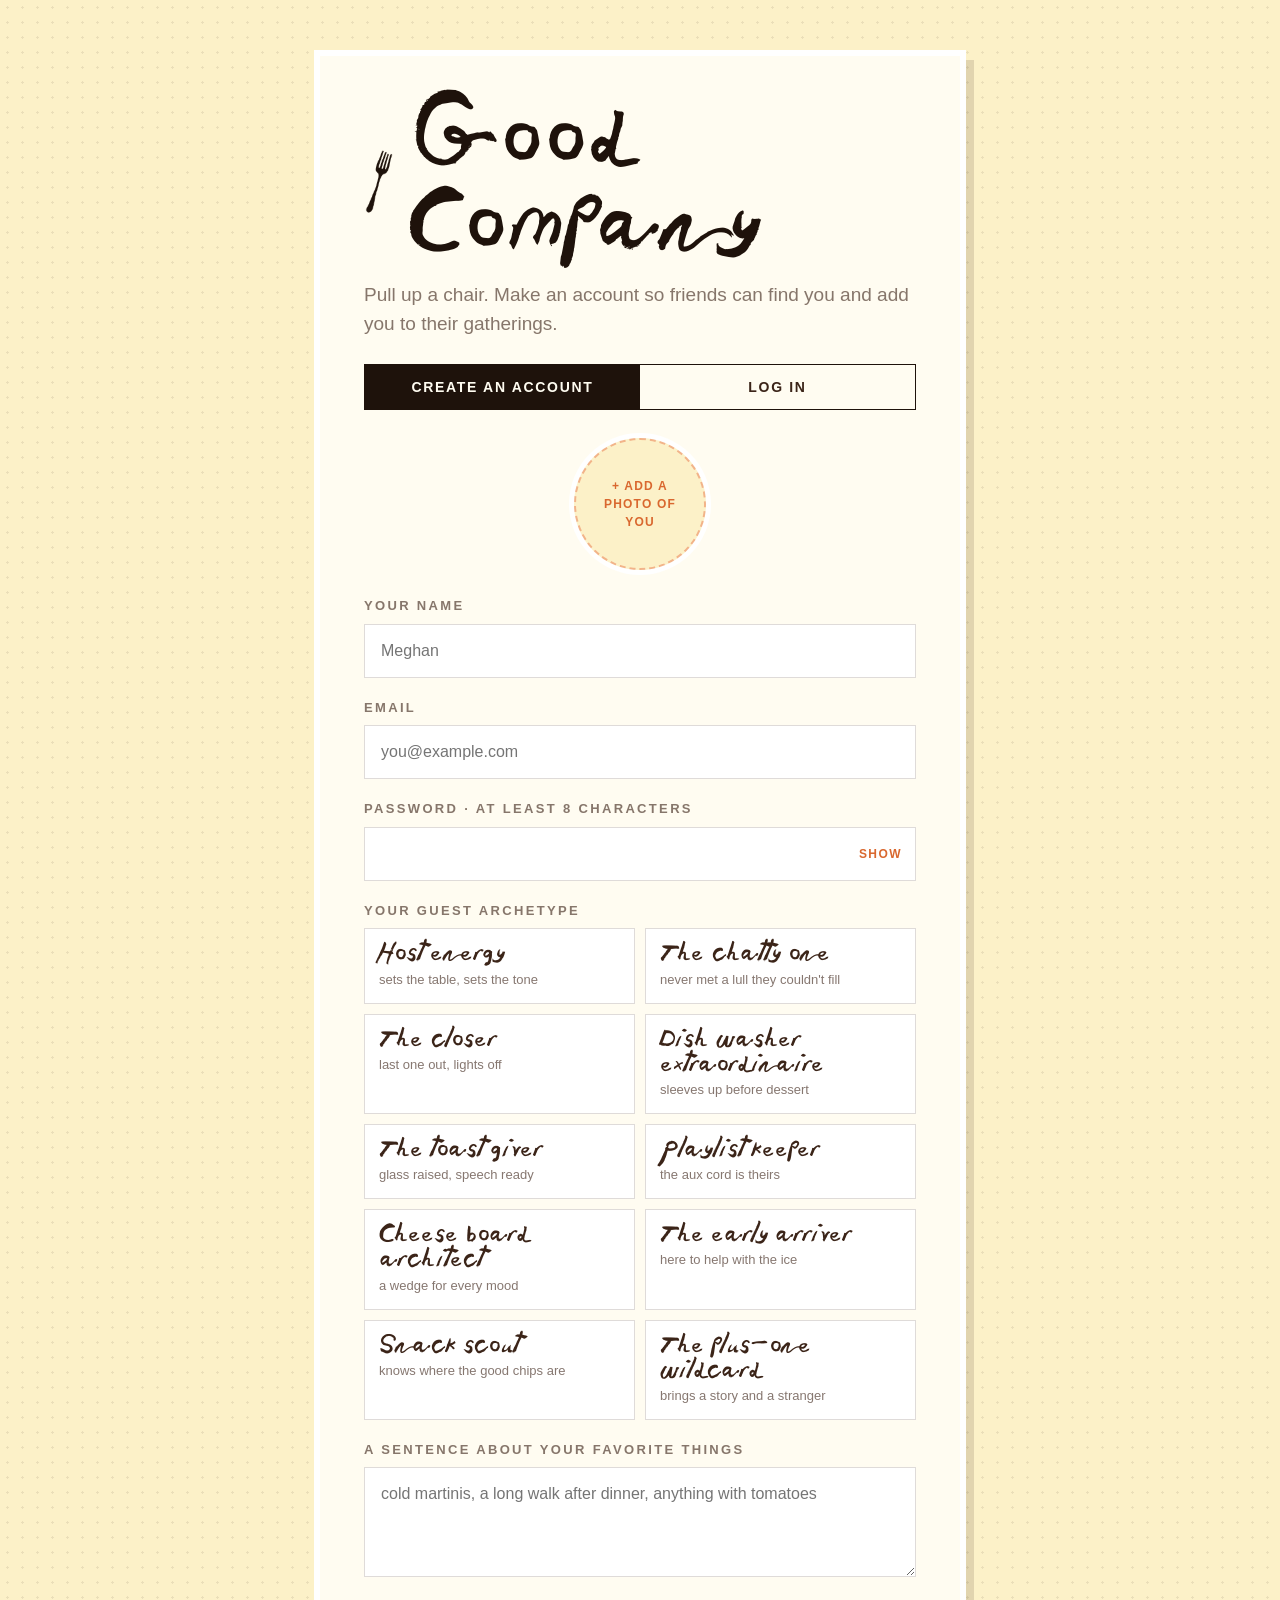
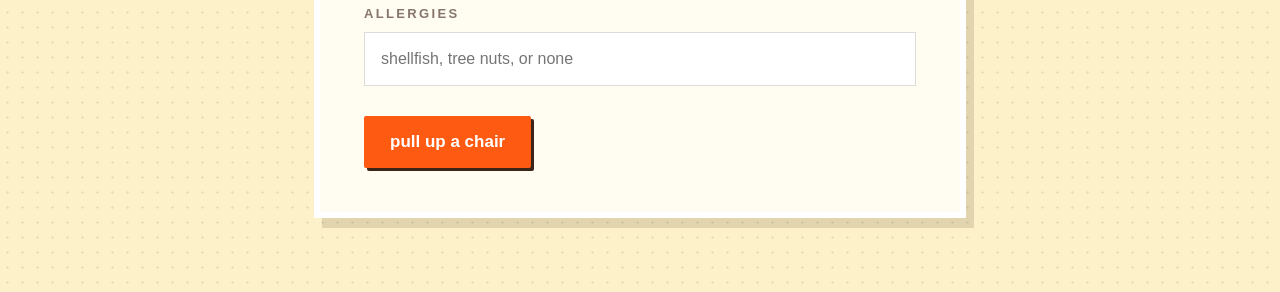
<file: index.html>
<!DOCTYPE html>
<html lang="en">
<head>
<meta charset="utf-8">
<meta name="viewport" content="width=device-width, initial-scale=1, viewport-fit=cover">
<title>Good Company</title>
<meta name="description" content="Good Company. A planning book for long tables, loose itineraries, and the people who make them good.">
<link rel="icon" type="image/png" href="images/fork-icon.png">
<link rel="preload" href="assets/fonts/Paloma.woff2" as="font" type="font/woff2" crossorigin>
<link rel="stylesheet" href="assets/css/style.css">
</head>
<body class="welcome">
<main id="welcome" class="welcome-main"></main>
<script src="assets/js/content.js"></script>
<script src="assets/js/vendor/supabase.js"></script>
<script src="assets/js/cloud.js"></script>
<script src="assets/js/kitchen.js"></script>
<script src="assets/js/core.js"></script>
<script src="assets/js/ui.js"></script>
<script src="assets/js/auth.js"></script>
<script src="assets/js/welcome.js"></script>
</body>
</html>
</file>
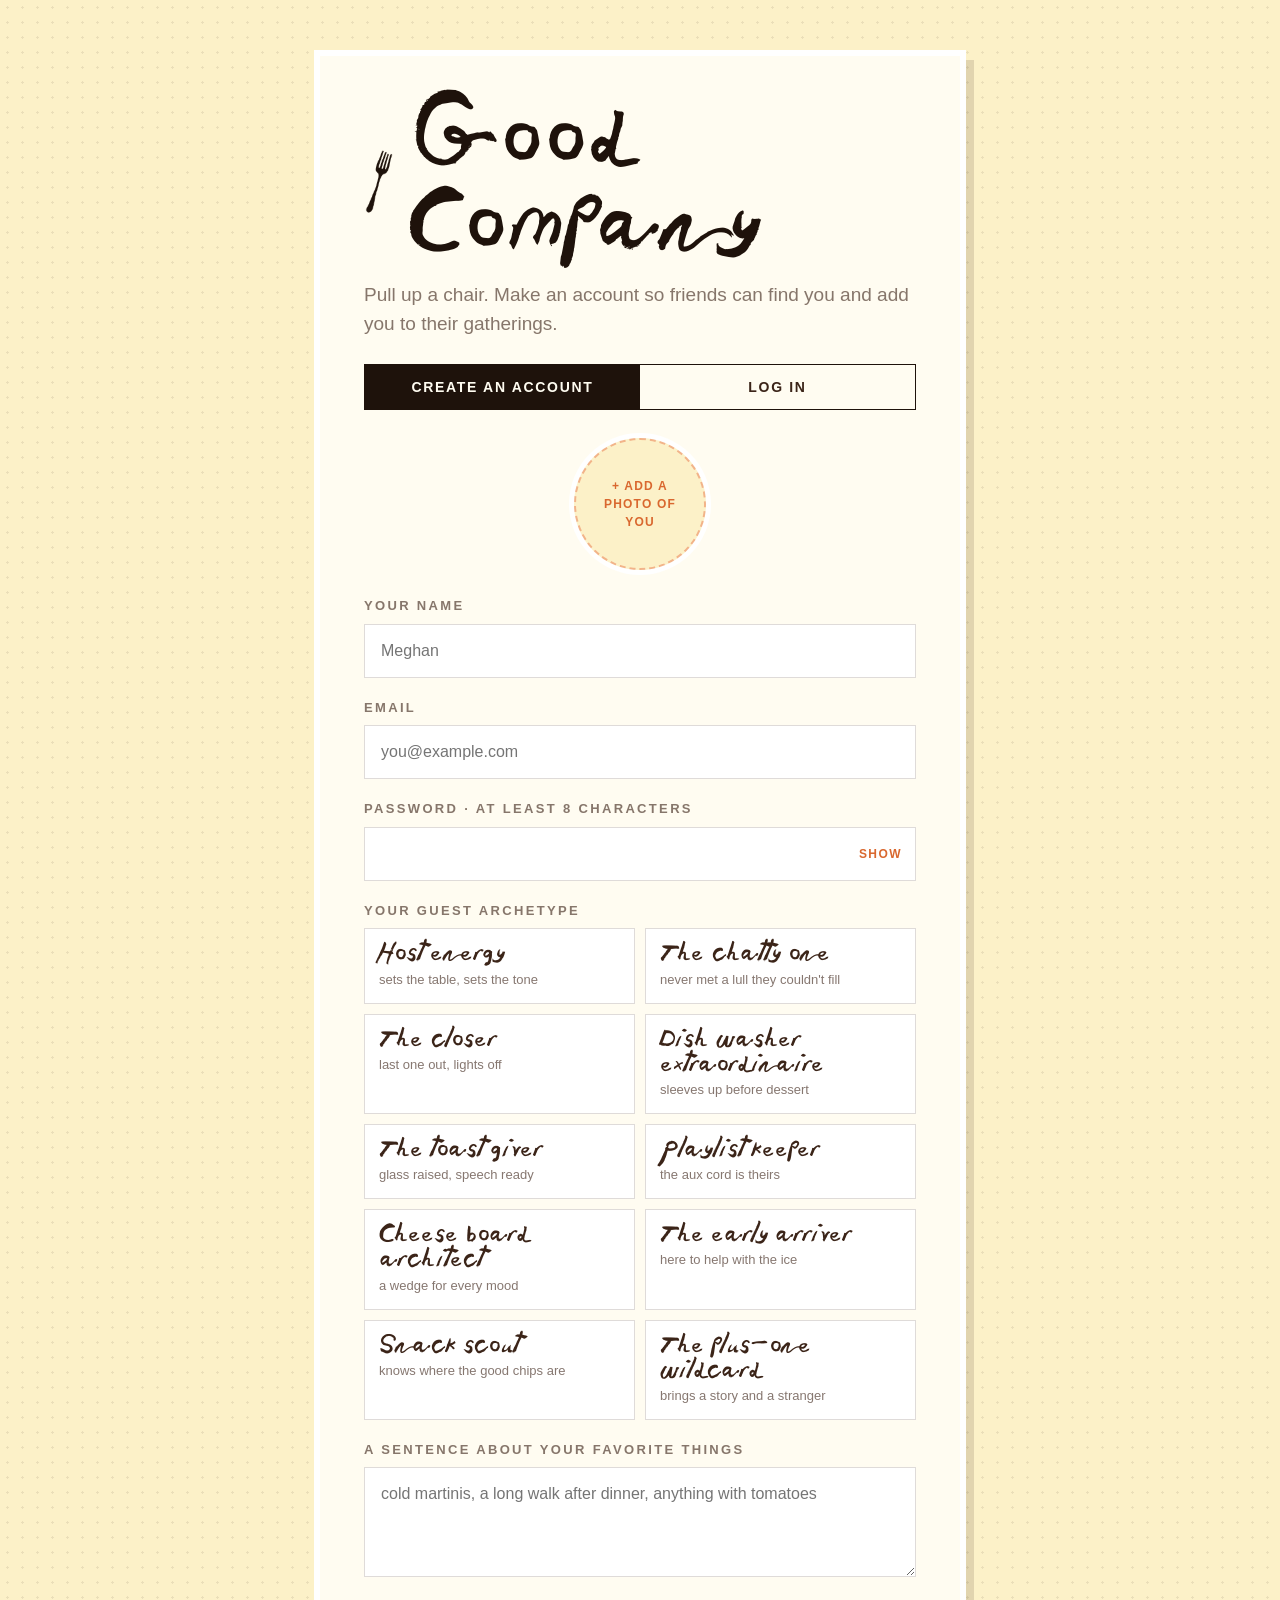
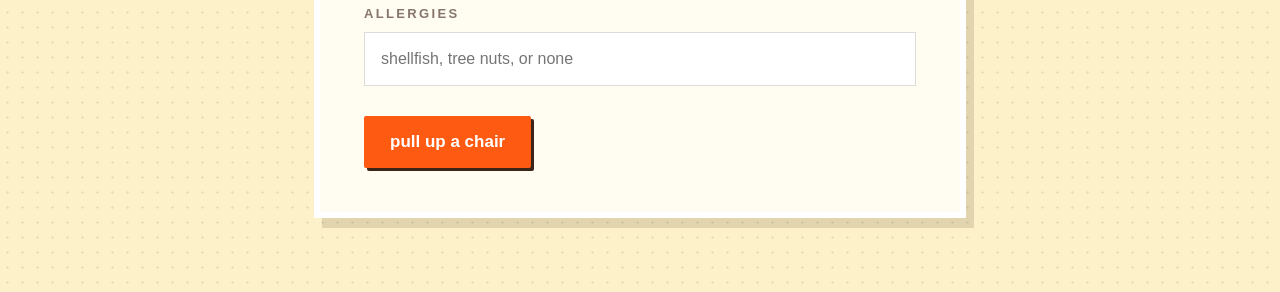
<file: home.html>
<!DOCTYPE html>
<html lang="en">
<head>
<meta charset="utf-8">
<meta name="viewport" content="width=device-width, initial-scale=1, viewport-fit=cover">
<title>Good Company</title>
<meta name="description" content="Good Company. A planning book for long tables, loose itineraries, and the people who make them good.">
<link rel="icon" type="image/png" href="images/fork-icon.png">
<link rel="preload" href="assets/fonts/Paloma.woff2" as="font" type="font/woff2" crossorigin>
<link rel="stylesheet" href="assets/css/style.css">
</head>
<body class="home">
<header class="site-head">
  <div class="wrap">
    <a class="logo" href="home.html">
      <img class="fork" src="images/fork.png" alt="">
      <span class="word">Good Company</span>
    </a>
    <nav class="site-nav">
      <a href="plan.html#gatherings">Gatherings</a>
      <a href="recipes.html">Recipe Box</a>
      <a href="ideas.html">Activity Ideas</a>
      <a href="moodboard.html">Mood Board</a>
    </nav>
    <div class="head-right"></div>
  </div>
</header>
<main class="home-main">
  <div class="wrap">
    <div class="choices">
      <a class="choice" href="inspiration.html"><img class="choice-art" src="images/inspiration.webp" alt="Two magazines: Good Food and Make a Mess"><span class="hed">Inspiration</span></a>
      <a class="choice" href="plan.html"><img class="choice-art" src="images/plan-a-gathering.webp" alt="A red planner open to a dinner party plan"><span class="hed">Plan a gathering</span></a>
    </div>
  </div>
</main>
<script src="assets/js/content.js"></script>
<script src="assets/js/vendor/supabase.js"></script>
<script src="assets/js/cloud.js"></script>
<script src="assets/js/kitchen.js"></script>
<script src="assets/js/core.js"></script>
<script src="assets/js/ui.js"></script>
<script src="assets/js/auth.js"></script>
<script src="assets/js/home.js"></script>
</body>
</html>
</file>
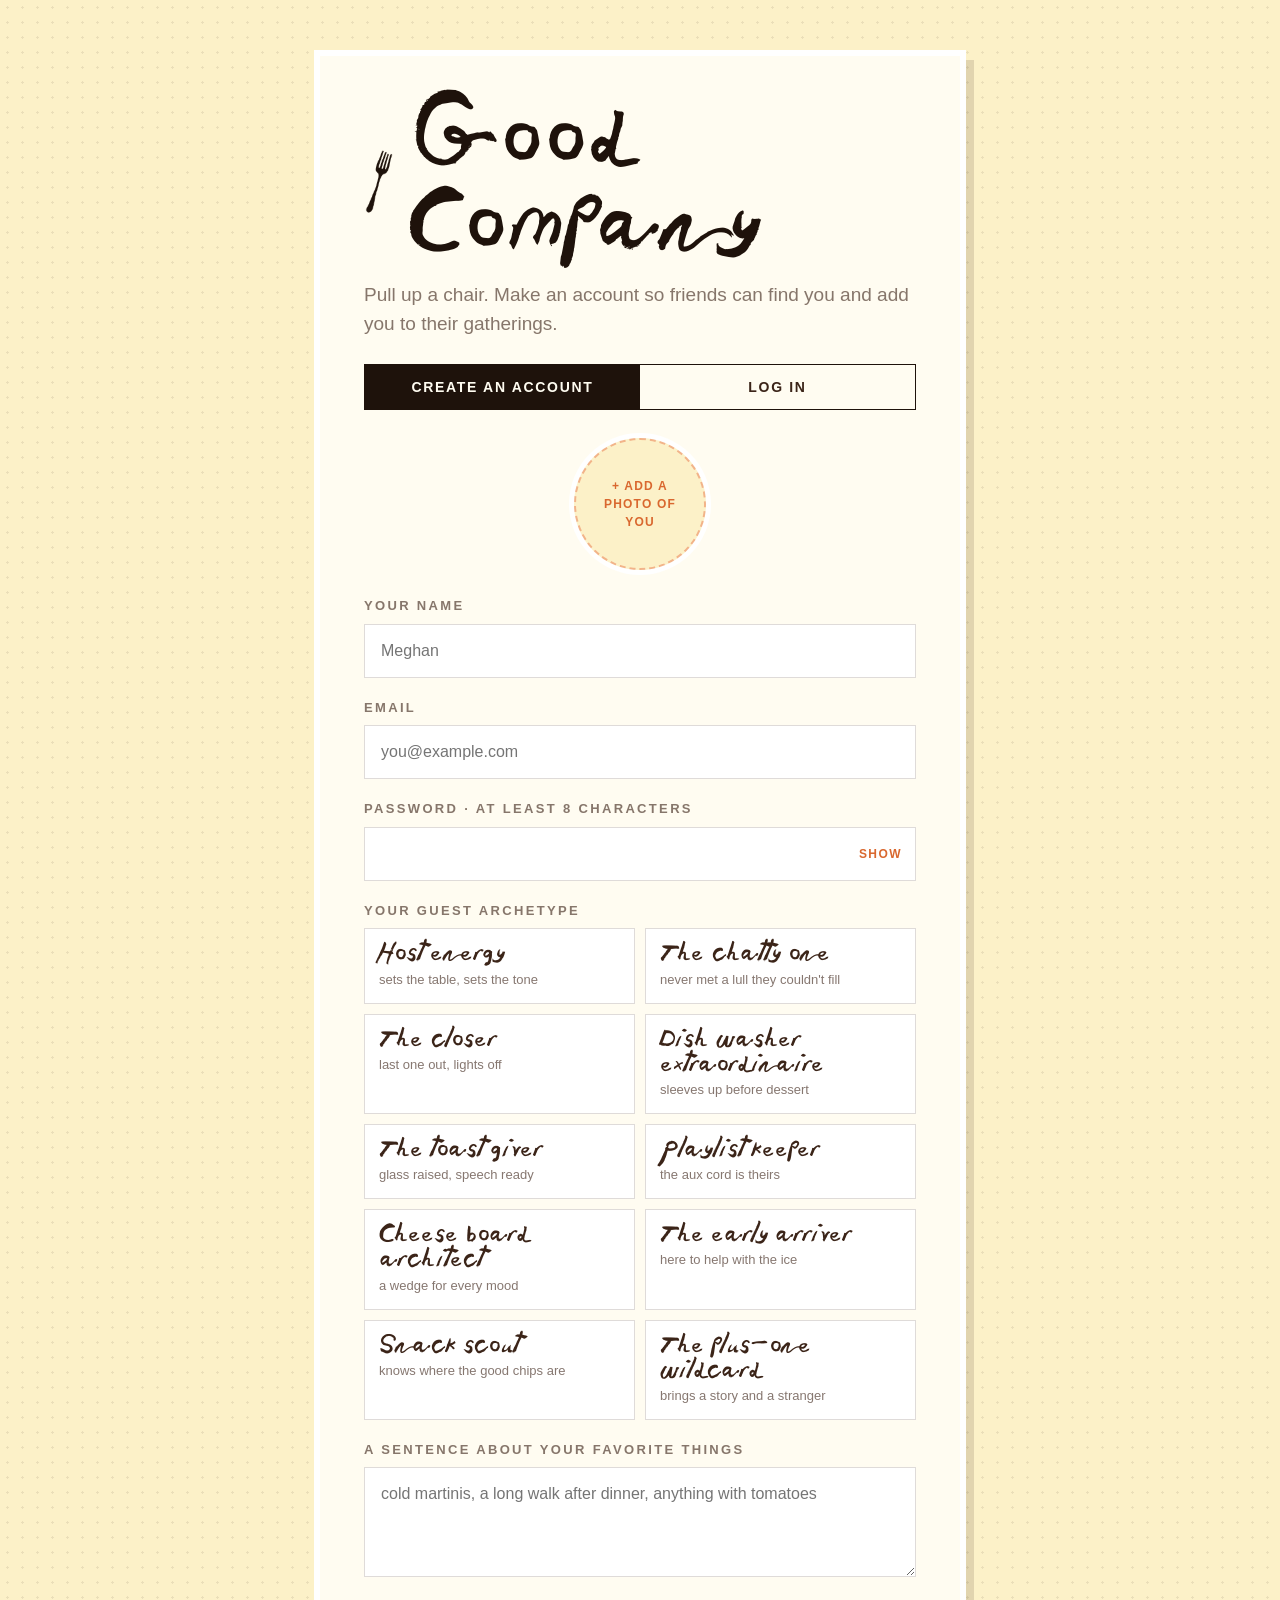
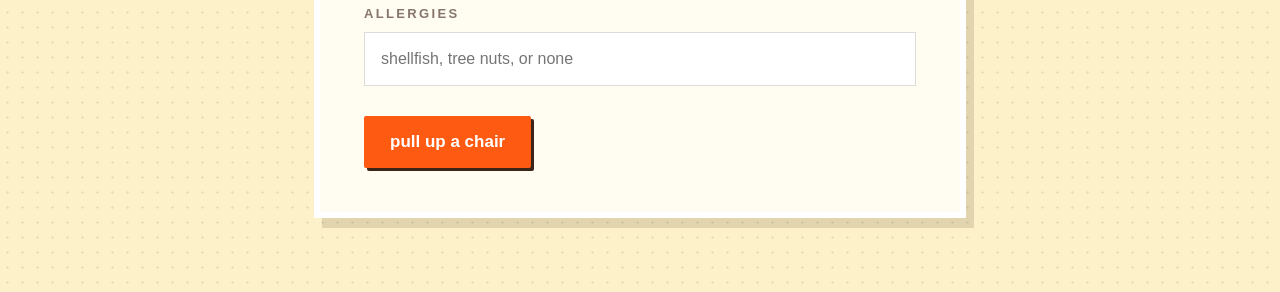
<file: ideas.html>
<!DOCTYPE html>
<html lang="en">
<head>
<meta charset="utf-8">
<meta name="viewport" content="width=device-width, initial-scale=1, viewport-fit=cover">
<title>Activity Ideas · Good Company</title>
<meta name="description" content="Good Company. A planning book for long tables, loose itineraries, and the people who make them good.">
<link rel="icon" type="image/png" href="images/fork-icon.png">
<link rel="preload" href="assets/fonts/Paloma.woff2" as="font" type="font/woff2" crossorigin>
<link rel="stylesheet" href="assets/css/style.css">
</head>
<body class="recipes ideas">
<header class="site-head">
  <div class="wrap">
    <a class="logo" href="home.html">
      <img class="fork" src="images/fork.png" alt="">
      <span class="word">Good Company</span>
    </a>
    <nav class="site-nav">
      <a href="plan.html#gatherings">Gatherings</a>
      <a href="recipes.html">Recipe Box</a>
      <a href="ideas.html">Activity Ideas</a>
      <a href="moodboard.html">Mood Board</a>
    </nav>
    <div class="head-right"></div>
  </div>
</header>

<main id="ideas" class="panel active"></main>
<footer class="site-foot"><div class="wrap"><div class="hed foot-logo"><img class="fork" src="images/fork.png" alt="">Good Company</div><small>made for long tables</small></div></footer>
<script src="assets/js/content.js"></script>
<script src="assets/js/vendor/supabase.js"></script>
<script src="assets/js/cloud.js"></script>
<script src="assets/js/kitchen.js"></script>
<script src="assets/js/core.js"></script>
<script src="assets/js/ui.js"></script>
<script src="assets/js/auth.js"></script>
<script src="assets/js/ideas.js"></script>
</body>
</html>
</file>
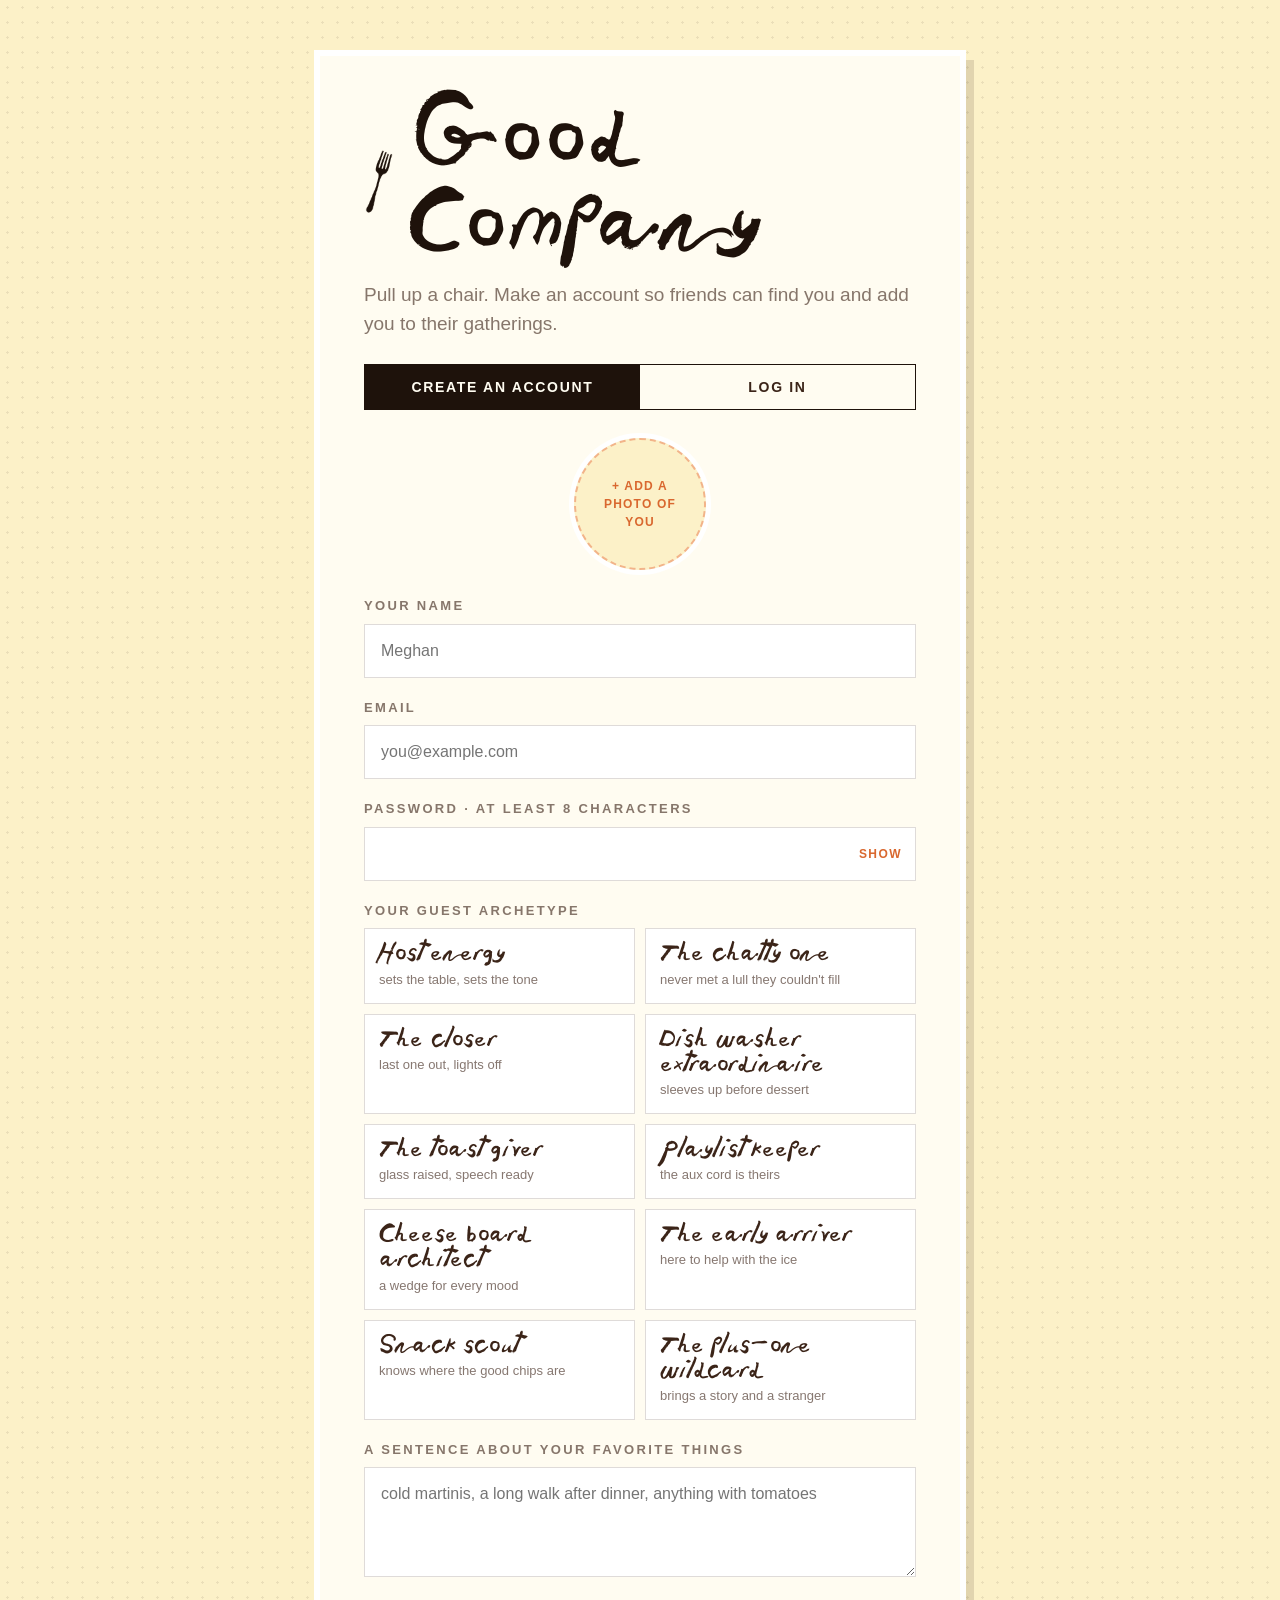
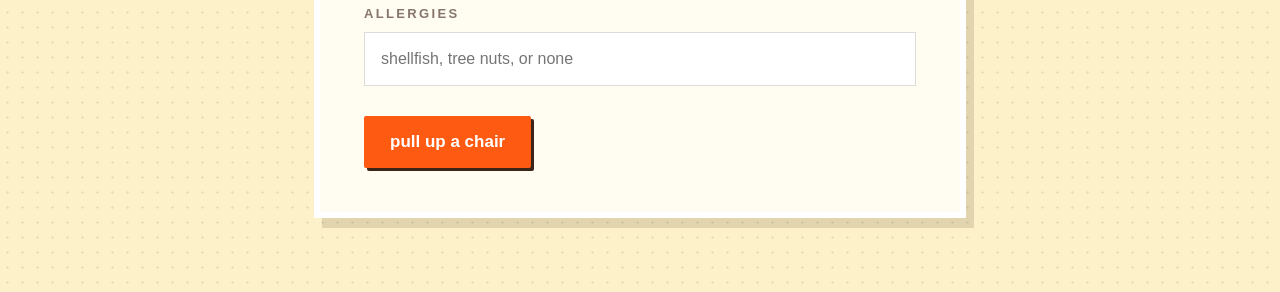
<file: inspiration.html>
<!DOCTYPE html>
<html lang="en">
<head>
<meta charset="utf-8">
<meta name="viewport" content="width=device-width, initial-scale=1, viewport-fit=cover">
<title>Inspiration · Good Company</title>
<meta name="description" content="Good Company. A planning book for long tables, loose itineraries, and the people who make them good.">
<link rel="icon" type="image/png" href="images/fork-icon.png">
<link rel="preload" href="assets/fonts/Paloma.woff2" as="font" type="font/woff2" crossorigin>
<link rel="stylesheet" href="assets/css/style.css">
</head>
<body class="inspiration">
<header class="site-head">
  <div class="wrap">
    <a class="logo" href="home.html">
      <img class="fork" src="images/fork.png" alt="">
      <span class="word">Good Company</span>
    </a>
    <nav class="site-nav">
      <a href="plan.html#gatherings">Gatherings</a>
      <a href="recipes.html">Recipe Box</a>
      <a href="ideas.html">Activity Ideas</a>
      <a href="moodboard.html">Mood Board</a>
    </nav>
    <div class="head-right"></div>
  </div>
</header>
<main class="home-main soon">
  <div class="wrap">
    <img class="choice-art" src="images/inspiration.webp" alt="Two magazines: Good Food and Make a Mess">
    <p class="eyebrow">The Good Company magazine</p>
    <h1 class="hed">Coming soon</h1>
    <p class="lede">Stories, menus, playlists and good ideas for gathering, written for the people who love a long table. The first issue is in the works.</p>
    <div class="soon-actions"><a class="btn" href="plan.html">plan a gathering</a><a class="btn ghost" href="moodboard.html">open the mood board</a></div>
  </div>
</main>
<footer class="site-foot"><div class="wrap"><div class="hed foot-logo"><img class="fork" src="images/fork.png" alt="">Good Company</div><small>made for long tables</small></div></footer>
<script src="assets/js/content.js"></script>
<script src="assets/js/vendor/supabase.js"></script>
<script src="assets/js/cloud.js"></script>
<script src="assets/js/kitchen.js"></script>
<script src="assets/js/core.js"></script>
<script src="assets/js/ui.js"></script>
<script src="assets/js/auth.js"></script>
</body>
</html>
</file>
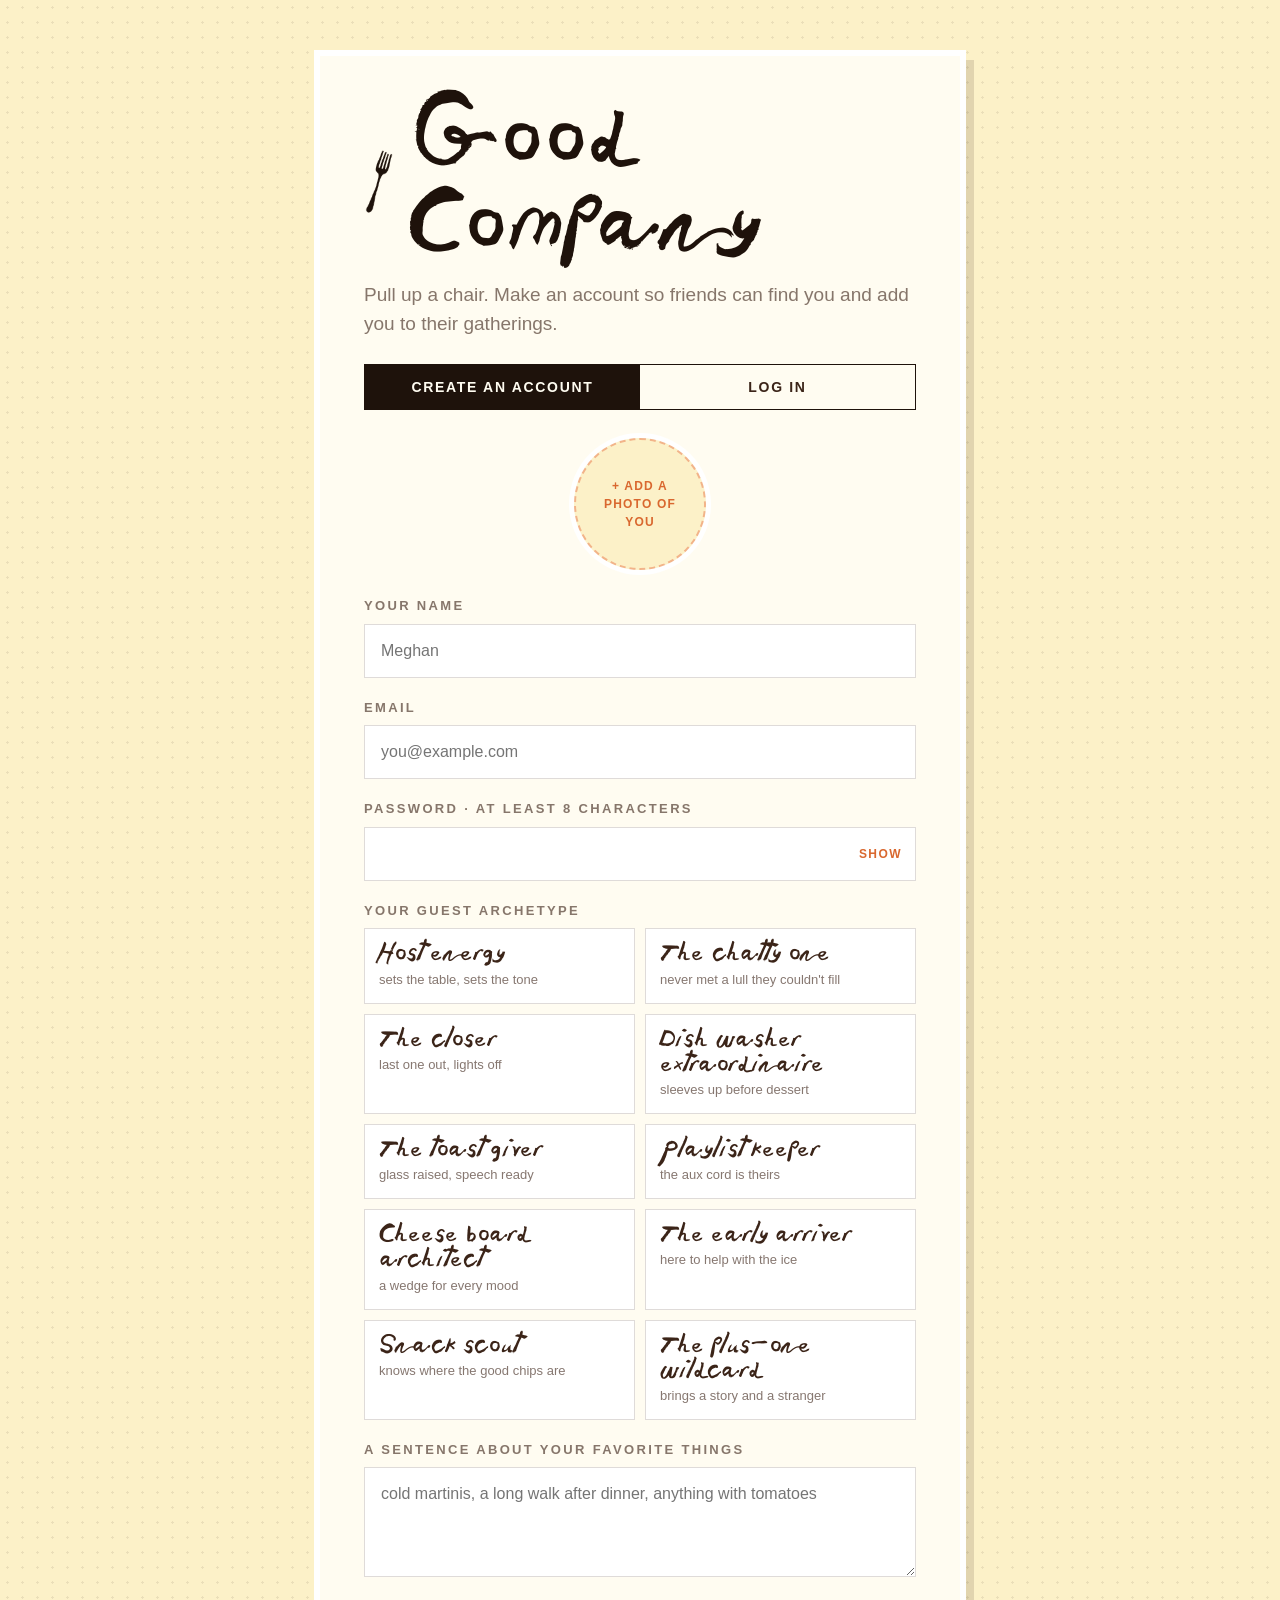
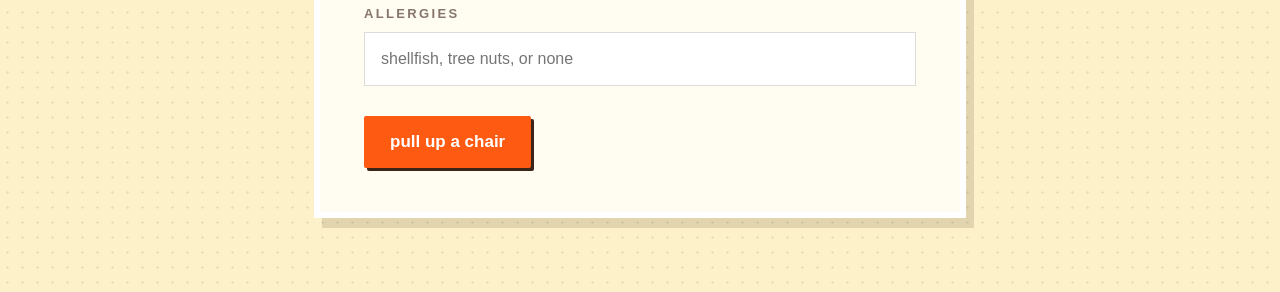
<file: moodboard.html>
<!DOCTYPE html>
<html lang="en">
<head>
<meta charset="utf-8">
<meta name="viewport" content="width=device-width, initial-scale=1, viewport-fit=cover">
<title>Mood Board · Good Company</title>
<meta name="description" content="Good Company. A planning book for long tables, loose itineraries, and the people who make them good.">
<link rel="icon" type="image/png" href="images/fork-icon.png">
<link rel="preload" href="assets/fonts/Paloma.woff2" as="font" type="font/woff2" crossorigin>
<link rel="stylesheet" href="assets/css/style.css">
</head>
<body class="moodboard">
<header class="site-head">
  <div class="wrap">
    <a class="logo" href="home.html">
      <img class="fork" src="images/fork.png" alt="">
      <span class="word">Good Company</span>
    </a>
    <nav class="site-nav">
      <a href="plan.html#gatherings">Gatherings</a>
      <a href="recipes.html">Recipe Box</a>
      <a href="ideas.html">Activity Ideas</a>
      <a href="moodboard.html">Mood Board</a>
    </nav>
    <div class="head-right"></div>
  </div>
</header>
<main id="board" class="panel active"></main>
<footer class="site-foot"><div class="wrap"><div class="hed foot-logo"><img class="fork" src="images/fork.png" alt="">Good Company</div><small>made for long tables</small></div></footer>
<script src="assets/js/content.js"></script>
<script src="assets/js/vendor/supabase.js"></script>
<script src="assets/js/cloud.js"></script>
<script src="assets/js/kitchen.js"></script>
<script src="assets/js/core.js"></script>
<script src="assets/js/ui.js"></script>
<script src="assets/js/auth.js"></script>
<script src="assets/js/moodboard.js"></script>
</body>
</html>
</file>
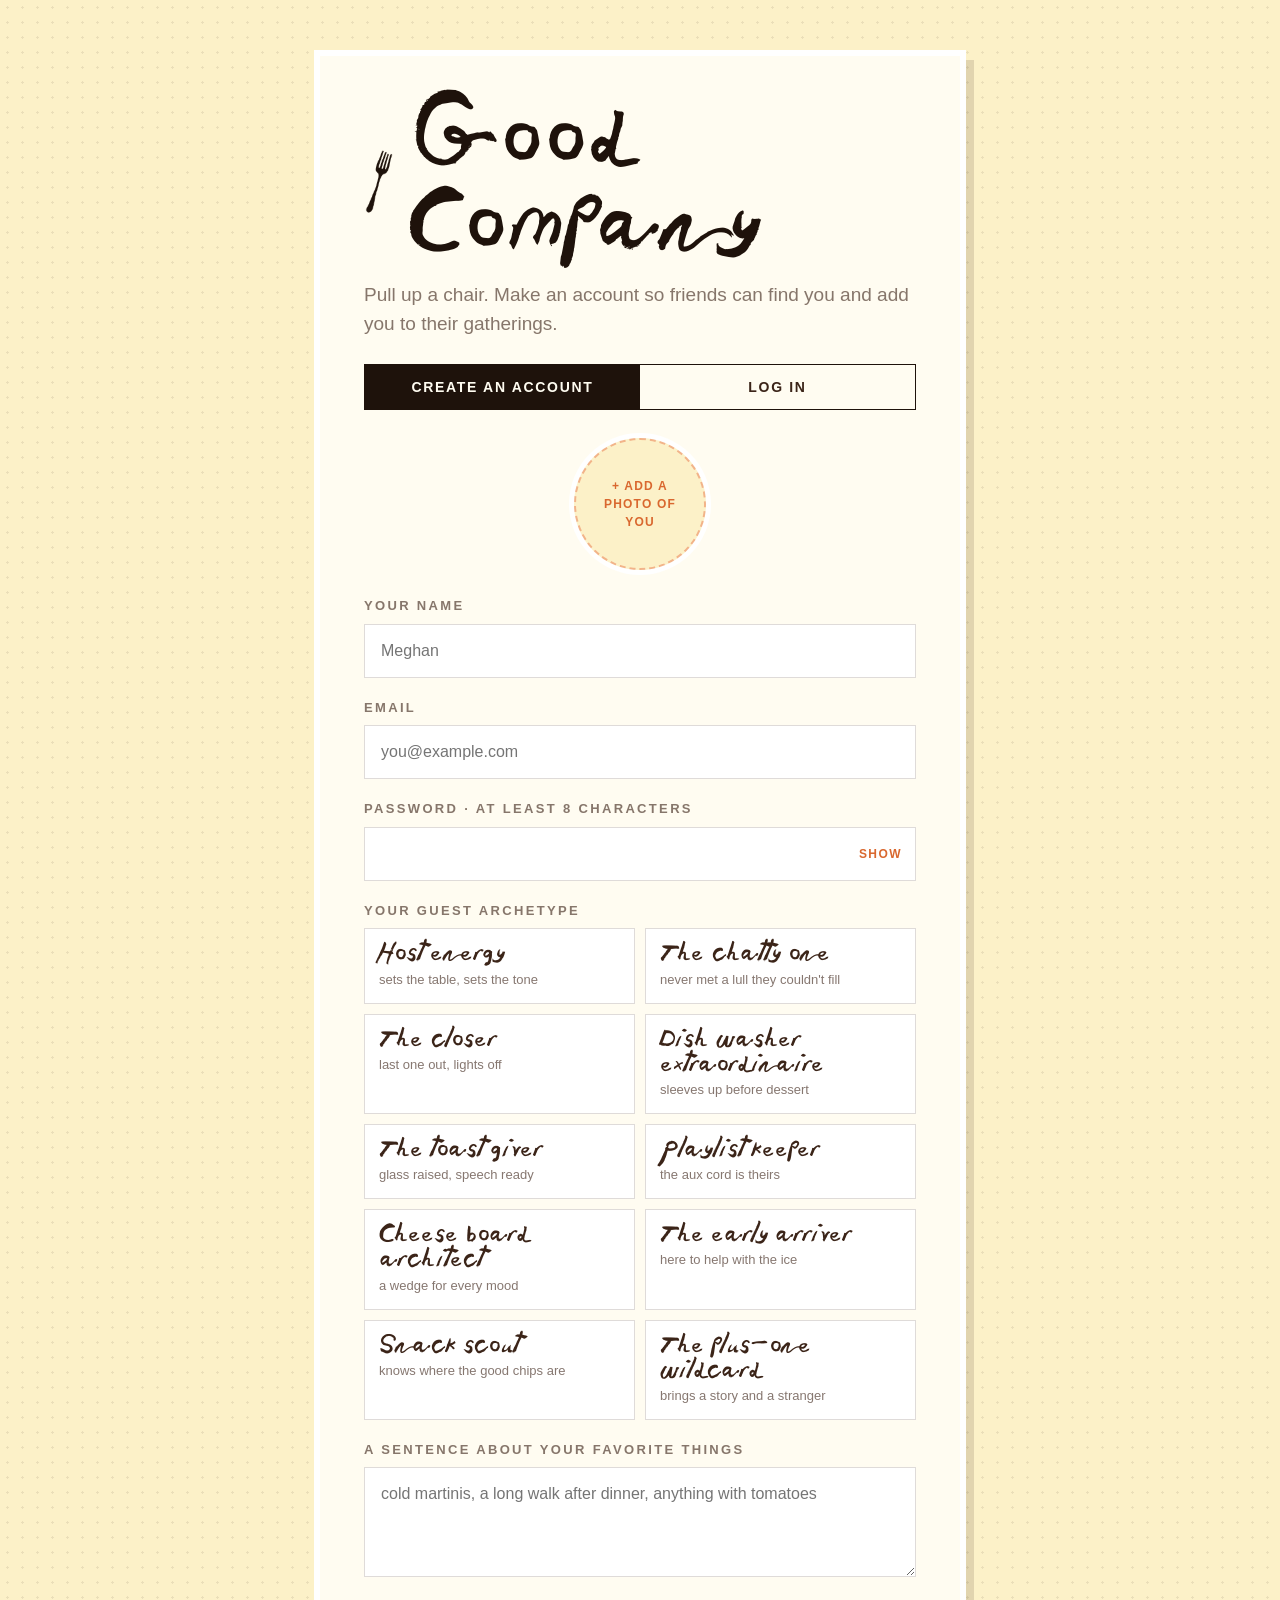
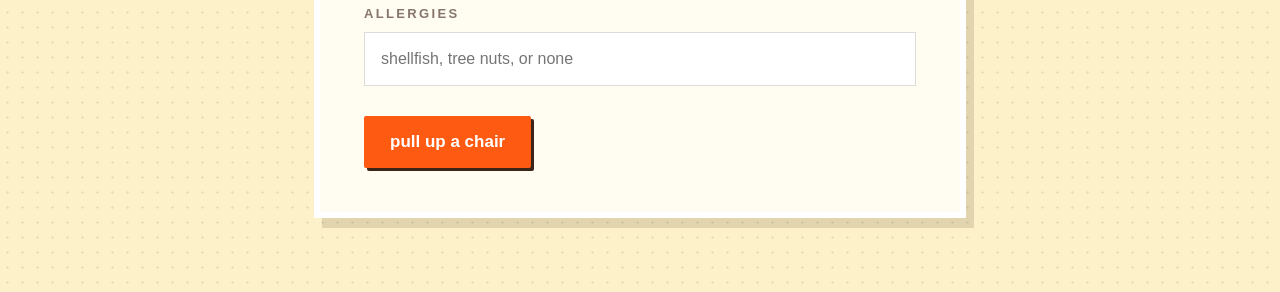
<file: plan.html>
<!DOCTYPE html>
<html lang="en">
<head>
<meta charset="utf-8">
<meta name="viewport" content="width=device-width, initial-scale=1, viewport-fit=cover">
<title>Good Company</title>
<meta name="description" content="Good Company. A planning book for long tables, loose itineraries, and the people who make them good.">
<link rel="icon" type="image/png" href="images/fork-icon.png">
<link rel="preload" href="assets/fonts/Paloma.woff2" as="font" type="font/woff2" crossorigin>
<link rel="stylesheet" href="assets/css/style.css">
</head>
<body class="landing">
<header class="site-head">
  <div class="wrap">
    <a class="logo" href="home.html">
      <img class="fork" src="images/fork.png" alt="">
      <span class="word">Good Company</span>
    </a>
    <nav class="site-nav">
      <a href="plan.html#gatherings">Gatherings</a>
      <a href="recipes.html">Recipe Box</a>
      <a href="ideas.html">Activity Ideas</a>
      <a href="moodboard.html">Mood Board</a>
    </nav>
    <div class="head-right"></div>
  </div>
</header>

<main>
  <section class="landing-hero">
    <div class="wrap hero-row">
      <div>
        <p class="eyebrow">Welcome to the table</p>
        <div class="hed-wrap">
          <h1 class="hed">Good Company</h1>
          <svg viewBox="0 0 260 18" class="squiggle full" preserveAspectRatio="none" fill="none" stroke="#FF5A12" stroke-width="5" stroke-linecap="round"><path d="M4 12C30 2 46 16 70 8s42 6 66-2 44 8 66 0 34 4 50-2"/></svg>
        </div>
        <p class="lede">A planning book for meals, trips and get-togethers.<br>Long tables, loose itineraries, and the people who make them good.</p>
        <div class="stamp small">Come<br>as you<br>are</div>
      </div>
    </div>
    <div class="marquee" aria-hidden="true"><div class="marquee-track">
      <span>long tables</span><span class="dot"><i class=ast></i></span><span>loose itineraries</span><span class="dot"><i class=ast></i></span><span>enough pie to make a point</span><span class="dot"><i class=ast></i></span><span>surprise flowers</span><span class="dot"><i class=ast></i></span><span>the first toast</span><span class="dot"><i class=ast></i></span>
      <span>long tables</span><span class="dot"><i class=ast></i></span><span>loose itineraries</span><span class="dot"><i class=ast></i></span><span>enough pie to make a point</span><span class="dot"><i class=ast></i></span><span>surprise flowers</span><span class="dot"><i class=ast></i></span><span>the first toast</span><span class="dot"><i class=ast></i></span>
    </div></div>
  </section>

  <section class="section" id="gatherings">
    <div class="wrap">
      <div class="section-head"><div><p class="eyebrow">Pull up a chair</p><h2 class="hed">The gatherings</h2></div><a class="arrow-link" href="recipes.html">the recipe box <svg viewBox="0 0 24 24" width="16" height="16" fill="none" stroke="currentColor" stroke-width="2" stroke-linecap="round"><path d="M7 17L17 7M9 7h8v8"/></svg></a></div>
      <div class="gathering-grid" id="gathering-grid"></div>
    </div>
  </section>

  <section class="section" id="archive">
    <div class="wrap">
      <div class="section-head"><div><p class="eyebrow">Plates cleared, notes kept</p><h2 class="hed">The archive</h2></div></div>
      <div class="archive">
        <div class="slot"><div><div class="hed">empty for now</div><p>Gatherings land here once the dishes are done.</p></div></div>
        <div class="slot"><div><div class="hed">ask again</div><p>in December.</p></div></div>
        <div class="slot"><div><div class="hed"><i class=ast></i></div><p>Every recipe keeps a record of where it was made and how it went.</p></div></div>
      </div>
    </div>
  </section>
</main>
<footer class="site-foot"><div class="wrap"><div class="hed foot-logo"><img class="fork" src="images/fork.png" alt="">Good Company</div><small>made for long tables</small></div></footer>
<script src="assets/js/content.js"></script>
<script src="assets/js/vendor/supabase.js"></script>
<script src="assets/js/cloud.js"></script>
<script src="assets/js/kitchen.js"></script>
<script src="assets/js/core.js"></script>
<script src="assets/js/ui.js"></script>
<script src="assets/js/auth.js"></script>
<script src="assets/js/landing.js"></script>
</body>
</html>
</file>
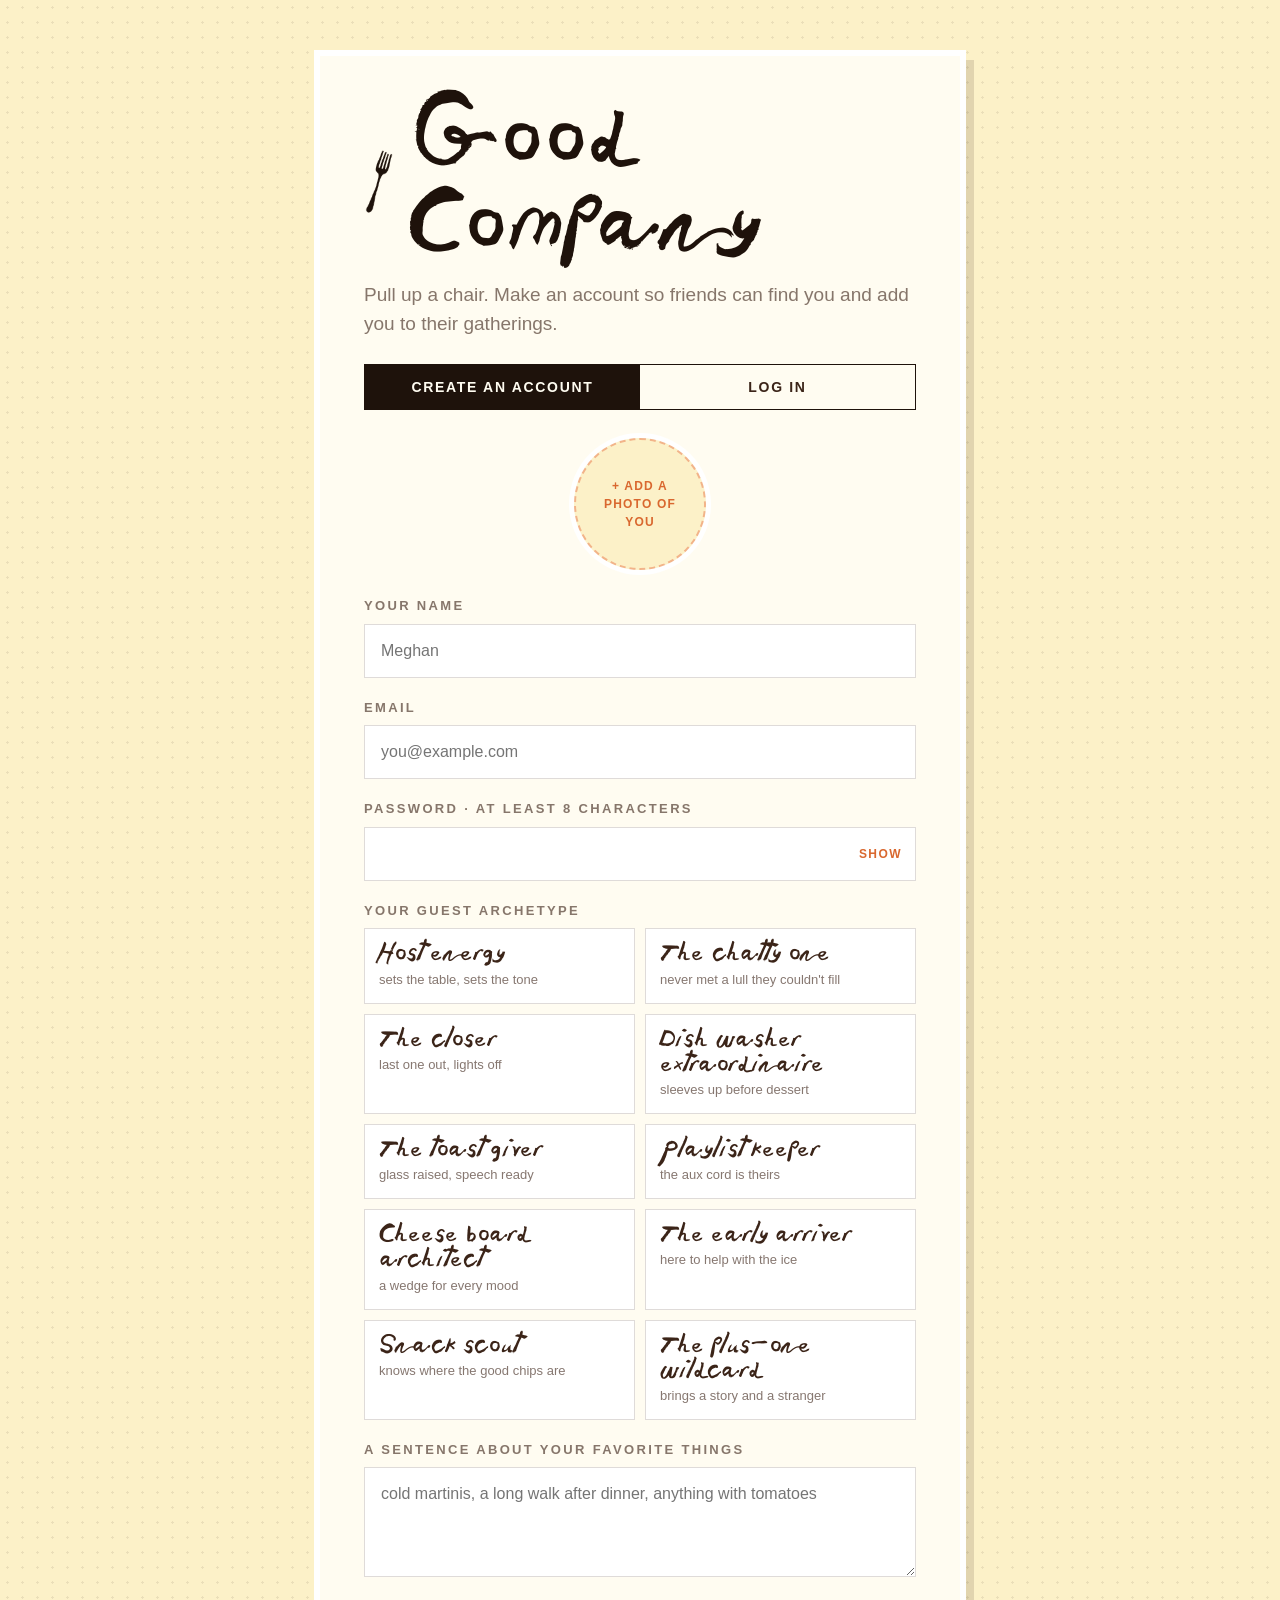
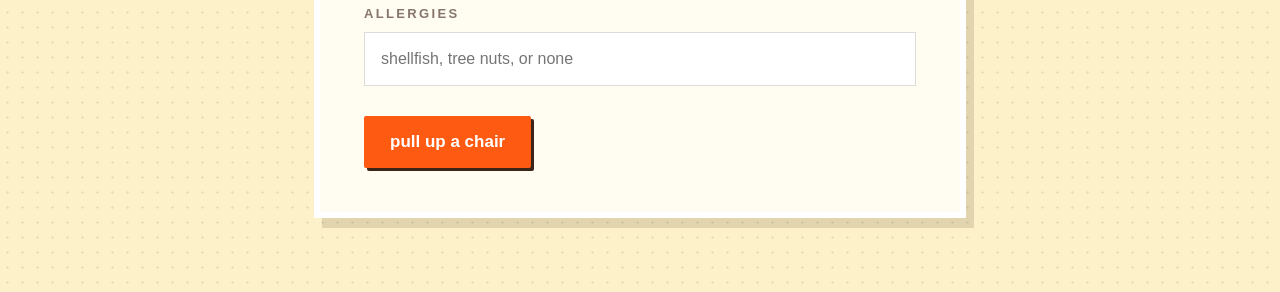
<file: recipes.html>
<!DOCTYPE html>
<html lang="en">
<head>
<meta charset="utf-8">
<meta name="viewport" content="width=device-width, initial-scale=1, viewport-fit=cover">
<title>The Recipe Box · Good Company</title>
<meta name="description" content="Good Company. A planning book for long tables, loose itineraries, and the people who make them good.">
<link rel="icon" type="image/png" href="images/fork-icon.png">
<link rel="preload" href="assets/fonts/Paloma.woff2" as="font" type="font/woff2" crossorigin>
<link rel="stylesheet" href="assets/css/style.css">
</head>
<body class="recipes">
<header class="site-head">
  <div class="wrap">
    <a class="logo" href="home.html">
      <img class="fork" src="images/fork.png" alt="">
      <span class="word">Good Company</span>
    </a>
    <nav class="site-nav">
      <a href="plan.html#gatherings">Gatherings</a>
      <a href="recipes.html">Recipe Box</a>
      <a href="ideas.html">Activity Ideas</a>
      <a href="moodboard.html">Mood Board</a>
    </nav>
    <div class="head-right"></div>
  </div>
</header>

<main id="box" class="panel active"></main>
<footer class="site-foot"><div class="wrap"><div class="hed foot-logo"><img class="fork" src="images/fork.png" alt="">Good Company</div><small>made for long tables</small></div></footer>
<script src="assets/js/content.js"></script>
<script src="assets/js/vendor/supabase.js"></script>
<script src="assets/js/cloud.js"></script>
<script src="assets/js/kitchen.js"></script>
<script src="assets/js/core.js"></script>
<script src="assets/js/ui.js"></script>
<script src="assets/js/auth.js"></script>
<script src="assets/js/recipes.js"></script>
</body>
</html>
</file>
<file: assets/css/style.css>
/* ==================================================================
   GOOD COMPANY
   Paloma for headlines, Helvetica for everything else.
================================================================== */
@font-face {
  font-family: "Paloma";
  src: url("../fonts/Paloma.woff2") format("woff2"), url("../fonts/Paloma.otf") format("opentype");
  font-display: swap;
}

:root {
  --hed-scale: 1; --hed-track: .01em; --hed-lead: 1.02;
  --eyebrow-gap: 20px; --label-track: .18em;
  --body-size: 16px; --body-lead: 1.5; --body-track: 0em;
  --espresso: #1E120B;     /* very, very dark brown: logo */
  --butter: #FCF1C8;        /* light butter: page */
  --butter-light: #FFF8DF;  /* cards / paper */
  --butter-deep: #F5E2A0;   /* sticky notes */
  --cream: #FFFCF1;
  --orange: #D9682F;        /* burnt orange accent */
  --orange-soft: #F2B489;
  --brown: #3B2418;         /* ink */
  --brown-mid: #7A4E34;
  --tan: #E2C19C;
  --ice: #CFE4EC;           /* icy blue */
  --ice-deep: #4E7F8E;
  --neon: #FF5A12;          /* the pop */
  --line: rgba(59, 36, 24, .16);
  --muted: rgba(59, 36, 24, .62);
  --hed: "Paloma", "Helvetica Neue", Helvetica, Arial, sans-serif;
  --body: "Helvetica Neue", Helvetica, Arial, sans-serif;
  --wrap: 1240px;
}

* { box-sizing: border-box; }
html { scroll-behavior: smooth; }
body {
  margin: 0;
  font-family: var(--body);
  color: var(--brown);
  background-color: var(--butter);
  background-image: radial-gradient(rgba(59, 36, 24, .09) 1px, transparent 1.3px);
  background-size: 15px 15px;
  -webkit-font-smoothing: antialiased;
  font-size: var(--body-size); line-height: var(--body-lead); letter-spacing: var(--body-track);
}
img { max-width: 100%; display: block; }
a { color: inherit; }
button { font-family: inherit; color: inherit; cursor: pointer; }
.wrap { max-width: var(--wrap); margin: 0 auto; padding: 0 28px; }

.hed { font-family: var(--hed); font-weight: 400; letter-spacing: var(--hed-track); line-height: var(--hed-lead); margin: 0; color: var(--espresso); }
.eyebrow {
  font-size: 12.5px; letter-spacing: var(--label-track); text-transform: uppercase; font-weight: 700;
  color: var(--muted); margin: 0 0 var(--eyebrow-gap);
}
.eyebrow.orange { color: var(--orange); }
.eyebrow.ice { color: var(--ice-deep); }
.lede { font-size: calc(var(--body-size) * 1.19); color: var(--muted); max-width: 640px; margin: 14px 0 0; }
.arrow-link {
  display: inline-flex; align-items: center; gap: 6px; text-decoration: none;
  font-size: 13px; letter-spacing: .16em; text-transform: uppercase; font-weight: 700; color: var(--orange);
}
.arrow-link:hover { color: var(--neon); }

/* ---------- buttons ---------- */
.btn {
  display: inline-flex; align-items: center; gap: 10px; border: 0; text-decoration: none;
  background: var(--neon); color: #fff; font-weight: 700; font-size: 17px;
  padding: 16px 26px; border-radius: 2px; box-shadow: 3px 3px 0 var(--brown);
  transition: transform .15s, box-shadow .15s;
}
.btn:hover { transform: translate(-2px, -2px) rotate(-.6deg); box-shadow: 5px 5px 0 var(--brown); }
.btn.ghost { background: transparent; color: var(--brown); border: 1.5px solid var(--line); box-shadow: none; font-size: 15px; padding: 12px 18px; }
.btn.ghost:hover { border-color: var(--brown); transform: none; }
.btn .plus { font-size: 22px; line-height: 0; font-weight: 300; }

/* ---------- site header ---------- */
.site-head { background: rgba(255, 252, 241, .78); border-bottom: 1px solid var(--line); position: relative; z-index: 40; }
.site-head .wrap { display: flex; align-items: center; gap: 48px; height: 96px; }
.logo { display: flex; align-items: center; gap: 10px; text-decoration: none; }
.logo { color: var(--espresso); }
.logo .fork { width: 30px; height: auto; flex: none; transform: rotate(-4deg); transition: transform .3s; }
.logo:hover .fork { transform: rotate(-18deg) translateY(-3px); }
.logo .word { font-family: var(--hed); font-size: 50px; line-height: 1; display: block; color: var(--espresso); }
.logo .sub { display: block; font-size: 11.5px; letter-spacing: .32em; margin-top: 4px; padding-left: 2px; }
.site-nav { display: flex; gap: 36px; }
.site-nav a { text-decoration: none; font-weight: 700; font-size: 14px; letter-spacing: var(--label-track); text-transform: uppercase; position: relative; }
.site-nav a::after { content: ""; position: absolute; left: 0; right: 100%; bottom: -6px; height: 3px; background: var(--neon); transition: right .25s; }
.site-nav a:hover::after { right: 0; }
.head-right { margin-left: auto; display: flex; align-items: center; gap: 16px; }
.avatar {
  width: 46px; height: 46px; border-radius: 50%; display: grid; place-items: center;
  font-weight: 700; background: var(--orange-soft); border: 2px solid var(--cream);
}

/* ==================================================================
   LANDING
================================================================== */
.landing-hero { padding: 72px 0 28px; position: relative; }
.landing-hero .hed { font-size: calc(clamp(76px, 13vw, 190px) * var(--hed-scale, 1)); }
.landing-hero .hed .pop { color: var(--neon); }
.landing-hero .lede { font-size: 21px; }
.hero-row { display: grid; grid-template-columns: 1fr auto; gap: 40px; align-items: end; }
.stamp {
  width: 168px; height: 168px; border-radius: 50%; border: 2px solid var(--orange);
  display: grid; place-items: center; text-align: center; transform: rotate(-12deg);
  font-family: var(--hed); color: var(--orange); font-size: 30px; line-height: 1.05;
  animation: wobble 6s ease-in-out infinite;
}
@keyframes wobble { 0%, 100% { transform: rotate(-12deg); } 50% { transform: rotate(-4deg); } }
.squiggle { display: block; width: 260px; height: 18px; margin-top: 8px; }

/* marquee */
.marquee { overflow: hidden; border-block: 2px solid var(--brown); background: var(--neon); color: var(--cream); margin: 40px 0 0; }
.marquee-track { display: flex; gap: 40px; width: max-content; padding: 12px 0; animation: scroll 32s linear infinite; }
.marquee span { font-family: var(--hed); font-size: 30px; white-space: nowrap; }
.marquee span.dot { color: var(--brown); }
@keyframes scroll { to { transform: translateX(-50%); } }

/* ---------- the fridge / paper dolls ---------- */
.dressup { padding: 80px 0 40px; }
.dressup-head { display: flex; justify-content: space-between; align-items: end; gap: 24px; flex-wrap: wrap; }
.dressup-head .hed { font-size: calc(clamp(54px, 7vw, 96px) * var(--hed-scale, 1)); }
.dressup-tools { display: flex; gap: 10px; flex-wrap: wrap; }
.fridge {
  margin-top: 30px; position: relative; border: 2px solid var(--brown);
  background:
    radial-gradient(rgba(255,255,255,.55) 1px, transparent 1.4px) 0 0/9px 9px,
    linear-gradient(160deg, #F7F1E2, #EADFC4);
  border-radius: 28px; box-shadow: 8px 8px 0 var(--brown);
  overflow: hidden; touch-action: none;
}
.fridge::before { /* fridge handle */
  content: ""; position: absolute; right: 22px; top: 14%; width: 14px; height: 30%;
  border-radius: 10px; background: linear-gradient(90deg, #d8cdb2, #fffaf0, #cbbf9f);
  border: 1.5px solid rgba(59,36,24,.35); z-index: 0;
}
.stage { position: relative; width: 1000px; height: 600px; transform-origin: 0 0; }
.doll { position: absolute; width: 250px; pointer-events: none; z-index: 1; }
.doll svg { width: 100%; height: auto; overflow: visible; }
.doll-name {
  position: absolute; left: 50%; bottom: 18px; transform: translateX(-50%) rotate(-2deg);
  font-family: var(--hed); font-size: 30px; color: var(--brown); white-space: nowrap;
}
.piece {
  position: absolute; cursor: grab; user-select: none; -webkit-user-select: none; z-index: 2;
  filter:
    drop-shadow(2.5px 0 0 #fff) drop-shadow(-2.5px 0 0 #fff)
    drop-shadow(0 2.5px 0 #fff) drop-shadow(0 -2.5px 0 #fff)
    drop-shadow(3px 4px 0 rgba(59, 36, 24, .22));
  transition: transform .18s ease, filter .18s;
}
.piece svg { width: 100%; height: auto; display: block; overflow: visible; pointer-events: none; }
.piece:hover { transform: rotate(var(--r, 0deg)) scale(1.04); }
.piece.dragging { cursor: grabbing; z-index: 50; transform: rotate(calc(var(--r, 0deg) + 4deg)) scale(1.1);
  filter:
    drop-shadow(2.5px 0 0 #fff) drop-shadow(-2.5px 0 0 #fff)
    drop-shadow(0 2.5px 0 #fff) drop-shadow(0 -2.5px 0 #fff)
    drop-shadow(10px 14px 0 rgba(59, 36, 24, .25)); }
.piece { transform: rotate(var(--r, 0deg)); }
.piece.animate { transition: left .6s cubic-bezier(.5,1.6,.4,1), top .6s cubic-bezier(.5,1.6,.4,1), transform .3s; }
.fridge-note {
  position: absolute; z-index: 1; background: var(--butter-deep); padding: 18px 20px 20px; width: 210px;
  transform: rotate(3deg); box-shadow: 3px 4px 0 rgba(59,36,24,.15); font-size: 14px; line-height: 1.4;
}
.fridge-note .hed { font-size: calc(30px * var(--hed-scale, 1)); color: var(--orange); margin-bottom: 6px; }
.tape {
  position: absolute; width: 90px; height: 24px; background: rgba(226, 193, 156, .75);
  top: -12px; left: 50%; transform: translateX(-50%) rotate(-4deg);
}
.magnet-hint { font-size: 13px; color: var(--muted); margin-top: 14px; }

/* ---------- gatherings list ---------- */
.section { padding: 70px 0; }
.section-head { display: flex; justify-content: space-between; align-items: end; gap: 24px; border-bottom: 1px solid var(--line); padding-bottom: 22px; margin-bottom: 36px; flex-wrap: wrap; }
.section-head .hed { font-size: calc(clamp(48px, 6vw, 84px) * var(--hed-scale, 1)); }
.gathering-grid { display: grid; grid-template-columns: 1.4fr 1fr; gap: 28px; }
.g-card {
  position: relative; display: block; text-decoration: none; background: var(--cream);
  border: 1.5px solid var(--brown); box-shadow: 6px 6px 0 var(--orange); transition: transform .2s, box-shadow .2s;
}
.g-card:hover { transform: translate(-3px, -3px) rotate(-.4deg); box-shadow: 9px 9px 0 var(--neon); }
.g-card .img { aspect-ratio: 16 / 9; background: var(--tan) center/cover no-repeat; position: relative; border-bottom: 1.5px solid var(--brown); }
.g-card .body { padding: 26px 28px 30px; }
.g-card .hed { font-size: calc(52px * var(--hed-scale, 1)); }
.g-card .meta { font-size: 13px; letter-spacing: .16em; text-transform: uppercase; color: var(--muted); margin-top: 12px; }
.g-card.soon { background: var(--ice); box-shadow: 6px 6px 0 var(--ice-deep); display: grid; place-items: center; text-align: center; min-height: 340px; padding: 40px; border-style: dashed; }
.g-card.soon:hover { box-shadow: 9px 9px 0 var(--ice-deep); }
.g-card.soon .hed { color: var(--ice-deep); font-size: calc(54px * var(--hed-scale, 1)); }
.badge {
  position: absolute; top: 18px; left: 18px; background: var(--cream); padding: 8px 12px;
  font-size: 12px; font-weight: 700; letter-spacing: .18em; text-transform: uppercase; z-index: 2;
}
.badge.neon { background: var(--neon); color: #fff; }

.archive { display: grid; grid-template-columns: repeat(3, 1fr); gap: 22px; }
.archive .slot {
  border: 1.5px dashed var(--line); min-height: 170px; display: grid; place-items: center;
  text-align: center; padding: 20px; color: var(--muted);
}
.archive .slot .hed { font-size: calc(34px * var(--hed-scale, 1)); color: var(--brown-mid); }

.site-foot { border-top: 1px solid var(--line); padding: 40px 0 70px; margin-top: 40px; }
.site-foot .wrap { display: flex; justify-content: space-between; align-items: end; gap: 20px; flex-wrap: wrap; }
.site-foot .hed { font-size: calc(44px * var(--hed-scale, 1)); }
.site-foot small { color: var(--muted); font-size: 13px; }

/* ==================================================================
   GATHERING
================================================================== */
.crumbs-bar { border-bottom: 1px solid var(--line); background: rgba(252, 241, 200, .6); }
.crumbs-bar .wrap { display: flex; align-items: center; gap: 18px; height: 78px; }
.crumbs { font-size: 18px; }
.crumbs a { color: var(--muted); text-decoration: none; }
.crumbs .sep { color: var(--line); margin: 0 12px; }
.crumbs strong { font-weight: 700; }
.saved { margin-left: auto; color: var(--muted); font-size: 15px; display: flex; align-items: center; gap: 8px; }
.saved::before { content: ""; width: 8px; height: 8px; border-radius: 50%; background: #6E9A86; }
.avatars { display: flex; }
.avatars .avatar { width: 38px; height: 38px; margin-left: -8px; font-size: 14px; }
.avatars .avatar.ice { background: var(--ice); }
.avatars .avatar.plus { background: var(--cream); font-weight: 400; font-size: 20px; }

.tabs { border-bottom: 1px solid var(--line); background: rgba(255, 252, 241, .55); position: sticky; top: 0; z-index: 20; backdrop-filter: blur(6px); }
.tabs .wrap { display: flex; gap: 6px; overflow-x: auto; scrollbar-width: none; }
.tabs .wrap::-webkit-scrollbar { display: none; }
.tab {
  background: none; border: 0; padding: 30px 18px 26px; font-weight: 700; font-size: 14px;
  letter-spacing: var(--label-track); text-transform: uppercase; white-space: nowrap; position: relative; text-decoration: none;
}
.tab:first-child { padding-left: 0; }
.tab::after { content: ""; position: absolute; left: 18px; right: 18px; bottom: -1px; height: 4px; background: var(--neon); transform: scaleX(0); transition: transform .25s; transform-origin: left; }
.tab:first-child::after { left: 0; }
.tab:hover { color: var(--orange); }
.tab.active { color: var(--neon); }
.tab.active::after { transform: scaleX(1); }

.panel { display: none; padding: 50px 0 90px; animation: rise .35s ease; }
.panel.active { display: block; }
@keyframes rise { from { opacity: 0; transform: translateY(8px); } to { opacity: 1; transform: none; } }

.page-head { display: grid; grid-template-columns: 1fr auto; align-items: end; gap: 24px; margin-bottom: 40px; }
.page-head .hed { font-size: calc(clamp(64px, 8vw, 118px) * var(--hed-scale, 1)); }
.page-head .lede { max-width: 720px; }

/* hero */
.g-hero {
  position: relative; border: 1.5px solid var(--brown); min-height: 560px; overflow: hidden;
  background: #3a2a22 center/cover no-repeat; color: var(--cream); display: flex; align-items: flex-end;
}
.g-hero::before { content: ""; position: absolute; inset: 0; background: linear-gradient(90deg, rgba(30,20,14,.6), rgba(30,20,14,.1) 70%); }
.g-hero-inner { position: relative; padding: 70px 80px 60px; width: 100%; }
.g-hero .eyebrow { color: var(--cream); }
.g-hero .eyebrow .star { color: var(--neon); }
.g-hero .hed { font-size: calc(clamp(70px, 9.5vw, 150px) * var(--hed-scale, 1)); max-width: 1000px; }
.swoosh { width: 300px; height: 20px; margin: 12px 0 18px; }
.g-hero .facts { font-size: 15px; letter-spacing: .2em; text-transform: uppercase; display: flex; gap: 18px; flex-wrap: wrap; }
.g-hero .facts .dot { color: var(--neon); }
.g-hero .caption { position: absolute; right: 40px; bottom: 34px; font-family: var(--hed); font-size: 34px; transform: rotate(-4deg); }
.g-hero .edit-gathering { position: absolute; top: 30px; right: 34px; z-index: 3; }
.btn.outline-light { background: transparent; border: 1.5px solid var(--cream); color: var(--cream); box-shadow: none; font-weight: 400; font-size: 15px; padding: 12px 18px; }

/* glance */
.glance { display: grid; grid-template-columns: 1fr 340px; gap: 30px; margin-top: 70px; align-items: start; }
.glance-title .hed { font-size: calc(clamp(50px, 6vw, 80px) * var(--hed-scale, 1)); }
.glance-title .hed em { font-style: normal; color: var(--orange); }
.day-tiles { display: grid; grid-template-columns: repeat(4, 1fr); gap: 16px; margin-top: 40px; }
.day-tile {
  background: rgba(255,255,255,.35); border: 1.5px solid var(--line); padding: 22px 24px 34px; position: relative;
  text-decoration: none; transition: transform .2s, background .2s;
}
.day-tile:hover { transform: rotate(-1.2deg) translateY(-3px); background: var(--cream); }
.day-tile .dow { font-weight: 700; letter-spacing: .16em; font-size: 15px; }
.day-tile .num { font-family: var(--hed); font-size: 58px; line-height: 1; margin: 10px 0 10px; }
.day-tile .count { position: absolute; right: 18px; top: 16px; color: var(--muted); font-size: 14px; }
.day-tile.feature { background: var(--neon); border-color: var(--neon); color: #fff; }
.day-tile.feature .count { color: rgba(255,255,255,.8); }

.sticky {
  background: var(--butter-deep); padding: 34px 32px 30px; position: relative; transform: rotate(1.4deg);
  box-shadow: 4px 6px 0 rgba(59,36,24,.13);
}
.sticky .hed { font-size: calc(48px * var(--hed-scale, 1)); color: var(--orange); border-bottom: 1px solid var(--line); padding-bottom: 14px; margin-bottom: 10px; }
.sticky-scrawl { font-family: var(--hed); color: var(--orange); font-size: 30px; transform: rotate(-5deg); text-align: right; margin: 0 10px 42px 0; }
.checklist { list-style: none; margin: 0; padding: 0; }
.checklist li { display: flex; align-items: center; gap: 14px; padding: 10px 0; font-size: 17px; }
.check {
  width: 22px; height: 22px; border: 1.5px solid var(--brown-mid); flex: none; display: grid; place-items: center;
  background: transparent; border-radius: 2px; padding: 0;
}
.check.on { background: #6E9A86; border-color: #6E9A86; }
.check.on::after { content: ""; width: 9px; height: 5px; border-left: 2px solid #fff; border-bottom: 2px solid #fff; transform: rotate(-45deg) translate(1px, -1px); }

/* overview trio */
.trio { display: grid; grid-template-columns: 1fr 1.25fr .9fr; gap: 26px; margin-top: 60px; }
.box { border: 1.5px solid var(--line); background: var(--butter-light); padding: 30px; }
.box.ice { background: var(--ice); border-color: rgba(78,127,142,.35); }
.box-head { display: flex; justify-content: space-between; align-items: end; gap: 12px; border-bottom: 1px solid var(--line); padding-bottom: 18px; margin-bottom: 8px; }
.box-head .hed { font-size: calc(46px * var(--hed-scale, 1)); }
.mini-days a { display: grid; grid-template-columns: 90px 1fr auto; gap: 10px; padding: 16px 12px; border-bottom: 1px solid var(--line); text-decoration: none; align-items: center; }
.mini-days a:hover { background: rgba(255,255,255,.5); }
.mini-days a.feature { background: var(--neon); color: #fff; }
.mini-days .d small { display: block; font-size: 13px; letter-spacing: .1em; text-transform: uppercase; }
.mini-days .d b { font-family: var(--hed); font-weight: 400; font-size: 32px; line-height: 1; }
.mini-days .t b { display: block; font-size: 17px; }
.mini-days .t span { font-size: 14px; opacity: .75; }
.ne { font-size: 18px; }

.mini-recipes { display: grid; grid-template-columns: 1fr 1fr; gap: 16px; margin-top: 18px; }
.mini-recipe { cursor: pointer; background: var(--cream); border: 1px solid var(--line); padding: 14px; }
.mini-recipe .ph { aspect-ratio: 4/3; }
.mini-recipe .hed { font-size: calc(32px * var(--hed-scale, 1)); margin: 4px 0 12px; }
.mini-recipe ul { list-style: none; padding: 10px 0 0; margin: 0; border-top: 1px solid var(--line); font-size: 14px; }
.mini-recipe li { display: flex; gap: 8px; align-items: center; padding: 3px 0; }
.mini-recipe li .check { width: 15px; height: 15px; }

.market-mini li { border-bottom: 1px solid rgba(78,127,142,.25); }

.activity-band { background: var(--tan); margin-top: 30px; padding: 40px; display: grid; grid-template-columns: 1fr 1fr 1fr; gap: 26px; align-items: center; }
.activity-band .hed { font-size: calc(54px * var(--hed-scale, 1)); }
.idea-card { background: var(--butter-light); padding: 26px; border: 1px solid var(--line); transition: transform .2s; }
.idea-card:hover { transform: rotate(-1deg); }
.idea-card .hed { font-size: calc(38px * var(--hed-scale, 1)); margin: 6px 0 14px; }
.idea-card small { color: var(--muted); font-size: 14px; }

/* itinerary */
.timeline { position: relative; margin-left: 30px; }
.timeline::before { content: ""; position: absolute; left: 22px; top: 10px; bottom: 30px; width: 1.5px; background: var(--line); }
.t-day { display: grid; grid-template-columns: 70px 1fr auto; gap: 20px; padding-bottom: 50px; position: relative; }
.t-day .pin {
  width: 46px; height: 46px; border-radius: 50%; border: 1.5px solid var(--line); background: var(--butter);
  display: grid; place-items: center; color: var(--orange); font-weight: 700; font-size: 15px; position: relative; z-index: 1;
}
.t-day.feature .pin { background: var(--neon); color: #fff; border-color: var(--neon); }
.t-day .hed { font-size: calc(56px * var(--hed-scale, 1)); margin: 4px 0 18px; }
.t-day .note { font-style: italic; color: var(--muted); align-self: center; }
.agenda {
  display: block; text-decoration: none; background: var(--cream); border: 1.5px solid var(--line); padding: 22px 28px; max-width: 760px; margin-bottom: 14px; position: relative;
  transition: transform .2s, border-color .2s;
}
.agenda:hover { border-color: var(--brown); transform: translateX(4px); }
.agenda .eyebrow { color: var(--ice-deep); font-size: 12px; }
.agenda.table .eyebrow { color: var(--orange); }
.agenda .hed { font-size: calc(40px * var(--hed-scale, 1)); margin: 4px 0 0; }
.agenda .time { position: absolute; right: 24px; top: 20px; color: var(--muted); font-size: 15px; }
.agenda .ne { position: absolute; right: 24px; bottom: 18px; color: var(--brown-mid); }

/* cards: recipes / activities / scrapbook */
.toolbar { display: flex; justify-content: space-between; align-items: center; gap: 20px; border-top: 1px solid var(--line); padding-top: 28px; margin-bottom: 28px; }
.search {
  display: flex; align-items: center; gap: 12px; border: 1.5px solid var(--line); background: var(--butter-light);
  padding: 14px 18px; width: min(460px, 100%);
}
.search input { border: 0; background: none; outline: none; font: inherit; font-size: 17px; width: 100%; color: var(--brown); }
.count-note { color: var(--muted); }
.cards { display: grid; grid-template-columns: repeat(3, 1fr); gap: 28px; }
.card { background: var(--butter-light); border: 1.5px solid var(--line); display: flex; flex-direction: column; transition: transform .2s, box-shadow .2s; }
.card:hover { transform: translateY(-4px) rotate(-.5deg); box-shadow: 6px 6px 0 var(--orange-soft); }
.card .media { position: relative; aspect-ratio: 16/10; border-bottom: 1.5px solid var(--line); }
.card .body { padding: 26px 30px 24px; display: flex; flex-direction: column; flex: 1; }
.card .src { font-size: 13px; letter-spacing: .18em; text-transform: uppercase; color: var(--muted); font-weight: 700; text-decoration: none; }
.card .src:hover { color: var(--orange); }
.card .hed { font-size: calc(44px * var(--hed-scale, 1)); margin: 10px 0 12px; }
.card p { margin: 0; color: var(--muted); font-size: 16px; }
.card .foot { margin-top: auto; padding-top: 18px; border-top: 1px solid var(--line); font-size: 14px; color: var(--muted); display: flex; gap: 22px; align-items: center; margin-top: 22px; }
.card .foot .arrow-link { margin-left: auto; font-size: 12px; }
.card .badge { top: 22px; left: 22px; }

/* image slots + placeholders */
.ph { position: relative; width: 100%; height: 100%; display: grid; place-items: center; overflow: hidden; background-size: cover; background-position: center; }
.ph.tint-ice { background-color: var(--ice); color: var(--ice-deep); }
.ph.tint-tan { background-color: var(--tan); color: var(--brown-mid); }
.ph.tint-orange { background-color: var(--orange-soft); color: var(--orange); }
.ph.tint-butter { background-color: var(--butter-deep); color: var(--brown-mid); }
.ph.has-img > svg, .ph.has-img > .ph-label { display: none; }
.ph > svg { width: 120px; height: 120px; }
.ph .ph-label { position: absolute; bottom: 22%; font-size: 13px; letter-spacing: .2em; text-transform: uppercase; }
.ph > svg + .ph-label { position: static; }

/* market list */
.tally { background: var(--ice); display: flex; align-items: center; gap: 36px; padding: 34px 50px; margin-bottom: 50px; }
.tally .big { font-family: var(--hed); font-size: 84px; color: var(--ice-deep); line-height: 1; }
.tally .eyebrow { color: var(--ice-deep); margin: 0; font-size: 15px; }
.tally .why { margin-left: auto; max-width: 360px; color: var(--ice-deep); font-size: 15px; }
.market-cols { display: grid; grid-template-columns: 1fr 1fr; gap: 36px 56px; }
.m-group h3 { display: flex; justify-content: space-between; font-size: 17px; letter-spacing: .18em; text-transform: uppercase; margin: 0; padding-bottom: 16px; border-bottom: 2px solid var(--brown); }
.m-group h3 span { font-weight: 400; color: var(--muted); letter-spacing: 0; font-size: 15px; }
.m-group ul { list-style: none; margin: 0; padding: 0; }
.m-group li { display: flex; gap: 18px; align-items: flex-start; padding: 18px 8px; border-bottom: 1px solid var(--line); }
.m-group li .check { width: 30px; height: 30px; margin-top: 2px; }
.m-group li b { display: block; font-size: 19px; }
.m-group li small { color: var(--muted); font-size: 14px; }
.m-group li.done b { text-decoration: line-through; text-decoration-color: var(--neon); text-decoration-thickness: 2px; opacity: .55; }
.empty { font-style: italic; color: var(--muted); padding: 20px 8px; }

/* note banner */
.note-band { background: rgba(242, 180, 137, .28); display: flex; gap: 40px; align-items: center; padding: 44px 50px; margin-bottom: 50px; }
.note-band.slim { padding: 20px 30px; border-left: 4px solid var(--orange); gap: 16px; font-size: 15px; color: var(--muted); }
.note-band.slim b { color: var(--brown); }
.seal {
  width: 150px; height: 150px; border-radius: 50%; border: 1.5px solid var(--orange); flex: none;
  display: grid; place-items: center; text-align: center; font-family: var(--hed); color: var(--orange); font-size: 30px; line-height: 1.05;
  transform: rotate(-8deg);
}
.note-band .hed { font-size: calc(58px * var(--hed-scale, 1)); margin: 0 0 14px; }
.note-band p { margin: 0; color: var(--muted); max-width: 800px; }

/* guest book */
.guest { display: grid; grid-template-columns: 90px 1fr 1fr 40px; gap: 20px; align-items: center; padding: 34px 10px; border-top: 1px solid var(--line); }
.guest:last-child { border-bottom: 1px solid var(--line); }
.guest .face { width: 80px; height: 80px; border-radius: 50%; display: grid; place-items: center; font-family: var(--hed); font-size: 46px; background: var(--tan); overflow: hidden; position: relative; }
.guest .face.ice { background: var(--ice); }
.guest .face.orange { background: var(--orange-soft); }
.guest .face .ph { position: absolute; inset: 0; background-color: transparent; }
.guest .hed { font-size: calc(50px * var(--hed-scale, 1)); margin: 2px 0 6px; }
.guest small { color: var(--muted); font-size: 16px; }
.guest .doing { font-size: 18px; }
.guest.empty-seat .face { background: transparent; border: 1.5px dashed var(--line); color: var(--muted); }

/* ==================================================================
   EDIT MODE — pencils, modal, export bar
================================================================== */
.pencil {
  display: none; position: absolute; top: 14px; right: 14px; z-index: 6;
  width: 46px; height: 46px; border-radius: 50%; border: 2px solid var(--brown);
  background: var(--neon); color: #fff; place-items: center; box-shadow: 2px 2px 0 var(--brown);
  transition: transform .15s;
}
.pencil:hover { transform: rotate(-12deg) scale(1.08); }
.pencil svg { width: 22px; height: 22px; }
body.editing .pencil { display: grid; }
.face .pencil { width: 32px; height: 32px; top: auto; bottom: -4px; right: -4px; }
.face .pencil svg { width: 15px; height: 15px; }
.edit-only { display: none !important; }
body.editing .edit-only { display: inline-flex !important; }
body.editing .card, body.editing .agenda, body.editing .guest, body.editing .m-group li { outline: 1.5px dashed transparent; }
body.editing .editable:hover { outline: 1.5px dashed var(--neon); outline-offset: 4px; cursor: pointer; }

.editbar {
  display: none; position: fixed; left: 50%; bottom: 22px; transform: translateX(-50%); z-index: 100;
  background: var(--brown); color: var(--cream); padding: 10px 10px 10px 22px; border-radius: 60px;
  align-items: center; gap: 14px; box-shadow: 4px 4px 0 var(--neon); font-size: 14px; white-space: nowrap;
}
body.editing .editbar { display: flex; }
.editbar .lbl { font-family: var(--hed); font-size: 24px; color: var(--neon); }
.editbar button { border: 0; border-radius: 40px; padding: 10px 16px; font-weight: 700; font-size: 13px; background: rgba(255,255,255,.12); color: var(--cream); }
.editbar button.go { background: var(--neon); color: #fff; }
.editbar button:hover { background: rgba(255,255,255,.25); }
.editbar button.go:hover { background: #ff7638; }

.modal-back { position: fixed; inset: 0; background: rgba(59,36,24,.45); z-index: 200; display: none; justify-content: flex-end; }
.modal-back.open { display: flex; }
.modal {
  width: min(600px, 100%); height: 100%; overflow-y: auto; background: var(--cream); padding: 40px 44px 60px;
  animation: slide .3s ease;
}
@keyframes slide { from { transform: translateX(40px); opacity: 0; } to { transform: none; opacity: 1; } }
.modal-top { display: flex; justify-content: space-between; align-items: start; border-bottom: 1px solid var(--line); padding-bottom: 24px; margin-bottom: 20px; }
.modal-top .hed { font-size: calc(64px * var(--hed-scale, 1)); }
.fork-mini { display: inline-block; width: 9px; height: auto; vertical-align: -2px; margin-left: 4px; transform: rotate(-4deg); }
.foot-logo { display: flex; align-items: center; gap: 10px; color: var(--espresso); } .foot-logo .fork { width: 22px; }
.x { width: 52px; height: 52px; border: 1.5px solid var(--line); background: none; font-size: 26px; line-height: 1; }
.modal .hint { color: var(--muted); margin: 0 0 18px; }
.field { margin-bottom: 20px; }
.field label { display: block; font-size: 13px; letter-spacing: .18em; text-transform: uppercase; font-weight: 700; color: var(--muted); margin-bottom: 8px; }
.field input, .field textarea, .field select {
  width: 100%; border: 1.5px solid var(--line); background: #fff; padding: 14px 16px; font: inherit; font-size: 16px; color: var(--brown); border-radius: 0;
}
.field textarea { min-height: 110px; resize: vertical; }
.field input:focus, .field textarea:focus, .field select:focus { outline: 2px solid var(--neon); outline-offset: -1px; }
.modal-actions { display: flex; gap: 12px; align-items: center; margin-top: 30px; }
.modal-actions .del { margin-left: auto; background: none; border: 0; color: var(--orange); text-decoration: underline; }

.toast {
  position: fixed; left: 50%; top: 24px; transform: translate(-50%, -120%); z-index: 300; background: var(--brown); color: var(--cream);
  padding: 14px 22px; font-size: 15px; transition: transform .3s; box-shadow: 3px 3px 0 var(--neon); max-width: 90vw;
}
.toast.show { transform: translate(-50%, 0); }

/* ==================================================================
   RESPONSIVE
================================================================== */
@media (max-width: 1050px) {
  .gathering-grid, .glance, .trio, .activity-band, .market-cols { grid-template-columns: 1fr; }
  .cards { grid-template-columns: 1fr 1fr; }
  .day-tiles { grid-template-columns: 1fr 1fr; }
  .archive { grid-template-columns: 1fr; }
}
@media (max-width: 720px) {
  .wrap { padding: 0 18px; }
  .site-head .wrap { height: auto; padding-block: 16px; flex-wrap: wrap; gap: 14px 24px; }
  .site-nav { gap: 18px; order: 3; width: 100%; }
  .site-nav a { font-size: 12px; }
  .logo .word { font-size: 40px; }
  .logo .fork { width: 24px; }
  .hero-row { grid-template-columns: 1fr; }
  .stamp { width: 120px; height: 120px; font-size: 22px; }
  .cards { grid-template-columns: 1fr; }
  .page-head { grid-template-columns: 1fr; }
  .g-hero { min-height: 480px; }
  .g-hero-inner { padding: 40px 26px 90px; }
  .g-hero .caption { font-size: 24px; right: 20px; bottom: 22px; }
  .crumbs-bar .wrap { flex-wrap: wrap; height: auto; padding-block: 14px; }
  .saved { margin-left: 0; }
  .t-day { grid-template-columns: 50px 1fr; }
  .t-day .note { display: none; }
  .timeline { margin-left: 0; }
  .guest { grid-template-columns: 70px 1fr 30px; }
  .guest .face { width: 64px; height: 64px; }
  .guest .doing-col { grid-column: 2 / 3; }
  .tally { flex-wrap: wrap; padding: 26px; gap: 16px; }
  .tally .why { margin-left: 0; }
  .note-band { flex-direction: column; align-items: flex-start; padding: 30px 24px; }
  .editbar { left: 12px; right: 12px; transform: none; overflow-x: auto; }
  .modal { padding: 28px 22px 50px; }
}

/* ==================================================================
   KITCHEN: recipe drawer, stars, prep flags, oven plan
================================================================== */
.piece.letter { filter: none; }
.piece.letter span {
  display: block; font-family: var(--hed); font-size: 92px; line-height: 1;
  text-shadow: 3px 3px 0 var(--brown), -1px -1px 0 var(--brown), 1px -1px 0 var(--brown), -1px 1px 0 var(--brown);
}
.stars { display: inline-flex; gap: 2px; color: rgba(59,36,24,.2); font-size: 18px; letter-spacing: 0; }
.stars .star.on { color: var(--neon); }
.stars.pick .star { background: none; border: 0; font-size: 34px; padding: 0 2px; color: rgba(59,36,24,.2); transition: transform .12s; }
.stars.pick .star:hover { transform: scale(1.2) rotate(-8deg); }
.stars.pick .star.on { color: var(--neon); }
.card .foot .stars { margin-left: auto; }
.serve-chip { background: var(--neon); color: #fff; font-size: 12px; font-weight: 700; letter-spacing: .1em; text-transform: uppercase; padding: 4px 8px; }
.serve-note { font-size: 13px; color: var(--orange); font-weight: 700; letter-spacing: .08em; text-transform: uppercase; margin: 12px 0 0; }

.r-detail .r-photo { aspect-ratio: 16/9; background: center/cover no-repeat var(--tan); border: 1.5px solid var(--line); margin-bottom: 22px; }
.r-h { font-size: 13px; letter-spacing: .2em; text-transform: uppercase; color: var(--muted); margin: 30px 0 10px; border-bottom: 1px solid var(--line); padding-bottom: 10px; }
.r-list { padding-left: 18px; margin: 0; } .r-list li { padding: 5px 0; }
.r-steps { padding-left: 22px; margin: 0; } .r-steps li { padding: 8px 0; border-bottom: 1px dashed var(--line); }
.tags i { font-style: normal; font-size: 11px; font-weight: 700; letter-spacing: .1em; text-transform: uppercase; background: var(--ice); color: var(--ice-deep); padding: 2px 7px; margin-left: 6px; white-space: nowrap; }
.r-box { background: var(--butter); border: 1.5px solid var(--line); padding: 22px 24px; margin: 0 0 18px; }
.r-box p { margin: 10px 0 0; color: var(--muted); }
.row2 { display: grid; grid-template-columns: 1.4fr 1fr; gap: 14px; } .row2 .field { margin-bottom: 0; }
.plan { list-style: none; padding: 0; margin: 0; }
.plan li { display: grid; grid-template-columns: 120px 1fr; gap: 12px; padding: 9px 0; border-bottom: 1px solid var(--line); font-size: 15px; }
.plan li b { font-weight: 700; color: var(--brown-mid); }
.plan .k-flag { color: var(--neon); font-weight: 700; } .plan .k-flag::before { content: "⚑ "; }
.plan .k-serve { font-family: var(--hed); font-size: 22px; line-height: 1.1; }
.plan i { font-style: normal; color: var(--muted); font-size: 13px; }
.history { list-style: none; padding: 0; margin: 0; }
.history li { padding: 14px 0; border-bottom: 1px solid var(--line); display: flex; flex-wrap: wrap; gap: 6px 14px; align-items: center; }
.history li a { text-decoration: none; margin-right: auto; } .history li a b { display: block; font-size: 17px; } .history li a small { color: var(--muted); }
.history li p { flex-basis: 100%; margin: 4px 0 0; color: var(--muted); font-size: 15px; }
.pick-list .pick { display: flex; justify-content: space-between; align-items: center; gap: 12px; padding: 14px 0; border-bottom: 1px solid var(--line); }
.pick-list .pick b { display: block; font-size: 17px; } .pick-list .pick small { color: var(--muted); }

/* itinerary event tones */
.agenda .agenda-sub { margin: 6px 0 0; font-size: 14px; color: var(--muted); }
.agenda.tone-orange .eyebrow { color: var(--orange); }
.agenda.tone-ice .eyebrow { color: var(--ice-deep); }
.agenda.tone-brown .eyebrow { color: var(--brown); }
.agenda.k-flag { background: #FFF1E8; border-color: var(--neon); border-left: 6px solid var(--neon); }
.agenda.k-flag .eyebrow { color: var(--neon); }
.agenda.k-flag .hed { font-size: calc(30px * var(--hed-scale, 1)); }
.agenda.k-oven { background: #FFF6E6; }
.agenda.k-oven .hed, .agenda.k-start .hed { font-size: calc(30px * var(--hed-scale, 1)); }
.agenda.k-start { background: rgba(207, 228, 236, .45); }
.agenda.k-serve { background: var(--brown); color: var(--cream); border-color: var(--brown); }
.agenda.k-serve .eyebrow, .agenda.k-serve .time, .agenda.k-serve .ne { color: var(--butter-deep); }

.oven-box { border: 2px solid var(--brown); background: var(--cream); box-shadow: 6px 6px 0 var(--neon); padding: 30px 34px; margin: 0 0 50px; }
.glance + .oven-box { margin-top: 60px; }
.oven-head { display: flex; gap: 18px; align-items: center; margin-bottom: 10px; }
.oven-icon { width: 58px; height: 58px; border-radius: 50%; background: var(--neon); color: #fff; display: grid; place-items: center; font-size: 30px; flex: none; }
.oven-box .hed { font-size: calc(46px * var(--hed-scale, 1)); }
.clash { border-top: 1px solid var(--line); padding-top: 16px; margin-top: 16px; }
.clash-when { margin: 0 0 10px; font-size: 16px; }
.clash-when b { color: var(--neon); }
.clash ol { margin: 0 0 8px; padding-left: 22px; } .clash li { padding: 4px 0; }

body.recipes main.panel { animation: none; }
@media (max-width: 720px) { .row2 { grid-template-columns: 1fr; } .plan li { grid-template-columns: 90px 1fr; } .oven-box { padding: 22px; } }

/* ==================================================================
   MAGNET-SET STYLE: marble line drawings + white die-cut edges
================================================================== */
.hero-row { grid-template-columns: 1fr minmax(320px, 560px); align-items: center; }
.hero-art .still-life { width: 100%; height: auto; display: block; overflow: visible; }
.hero-art { animation: float 7s ease-in-out infinite; }
@keyframes float { 0%, 100% { transform: translateY(0) rotate(0); } 50% { transform: translateY(-6px) rotate(.6deg); } }
.landing-hero .hed { font-size: calc(clamp(72px, 10vw, 160px) * var(--hed-scale, 1)); line-height: calc(var(--hed-lead) * .92); }

.stamp.small { width: 120px; height: 120px; font-size: 22px; margin-top: 30px; }

/* die-cut paper: a white edge and a soft offset shadow */
.diecut, .kind-card, .day-tile, .idea-card, .sticky, .mini-recipe, .g-card .img, .card .media {
  box-shadow: 0 0 0 5px #fff, 5px 7px 0 5px rgba(59, 36, 24, .14);
}
.card .media { margin: 10px 10px 0; border-bottom: 0; }
.card { border-color: transparent; background: var(--butter-light); }
.day-tile.feature { box-shadow: 0 0 0 5px #fff, 5px 7px 0 5px rgba(255, 90, 18, .3); }
.g-card .img { margin: 12px 12px 0; border-bottom: 0; }

.kinds { display: grid; grid-template-columns: repeat(3, 1fr); gap: 34px; }
.kind-card {
  display: block; text-decoration: none; background: var(--cream); padding: 30px 30px 34px;
  transform: rotate(var(--r, 0deg)); transition: transform .25s;
}
.kind-card:hover { transform: rotate(0deg) translateY(-6px) scale(1.02); }
.kind-card .hed { font-size: calc(60px * var(--hed-scale, 1)); margin: 4px 0 10px; }
.kind-card p { color: var(--muted); margin: 0; }
.kind-art { width: 120px; height: 110px; margin-bottom: 18px; filter: drop-shadow(3px 0 0 #fff) drop-shadow(-3px 0 0 #fff) drop-shadow(0 3px 0 #fff) drop-shadow(0 -3px 0 #fff) drop-shadow(4px 5px 0 rgba(59,36,24,.2)); }
.kind-art svg { width: 100%; height: 100%; overflow: visible; }
.kind-tags { position: absolute; top: 18px; right: 18px; display: flex; gap: 6px; z-index: 2; }
.kind-tags i { font-style: normal; background: var(--cream); font-size: 11px; font-weight: 700; letter-spacing: .16em; text-transform: uppercase; padding: 6px 10px; }
@media (max-width: 1050px) { .kinds { grid-template-columns: 1fr; } }
@media (max-width: 720px) { .hero-art { max-width: 420px; } }

/* ---------- The Company ---------- */
.guest.person { grid-template-columns: 90px 1fr 1.2fr 44px; align-items: start; }
.guest .note { color: var(--muted); font-size: 16px; display: inline-block; }
.facts-row { display: flex; gap: 30px; margin-top: 16px; flex-wrap: wrap; }
.facts-row .eyebrow { font-size: 11px; margin-bottom: 4px; }
.facts-row span { font-size: 15px; }
.inline-edit { outline: none; border-bottom: 1.5px dashed rgba(255, 90, 18, .45); padding: 0 2px; min-width: 40px; display: inline-block; cursor: text; transition: background .15s; }
.inline-edit:hover { background: rgba(255, 90, 18, .07); }
.inline-edit:focus { background: #fff; border-bottom: 2px solid var(--neon); }
.inline-edit:empty::before { content: attr(data-ph); color: rgba(59, 36, 24, .35); font-style: italic; }
.hed .inline-edit { border-bottom-width: 2px; }
.guest .more { width: 40px; height: 40px; border: 1.5px solid var(--line); background: var(--cream); color: var(--orange); display: grid; place-items: center; }
.guest .more:hover { border-color: var(--neon); }
@media (max-width: 720px) { .guest.person { grid-template-columns: 64px 1fr; } .guest .doing-col { grid-column: 1 / -1; } .guest .more { display: none !important; } }
.guest.empty-seat { width: 100%; text-align: left; background: none; border: 0; border-top: 1px solid var(--line); border-bottom: 1px solid var(--line); grid-template-columns: 90px 1fr; font: inherit; color: inherit; }
.guest.empty-seat .face { background: transparent; border: 2px dashed var(--orange-soft); color: var(--orange); font-family: var(--body); font-size: 36px; }
.guest.empty-seat .hed { color: var(--orange); }
.guest.empty-seat:hover .face { border-color: var(--neon); background: rgba(255,90,18,.06); }

.g-hero .hed { color: var(--cream); }
.sticky .hed, .fridge-note .hed { color: var(--orange); }
.g-card.soon .hed { color: var(--ice-deep); }
.archive .slot .hed { color: var(--brown-mid); }
.agenda.k-serve .hed { color: var(--cream); }
.guest.empty-seat .hed { color: var(--orange); }

/* type panel */
.type-row { display: grid; grid-template-columns: 1fr 70px; gap: 6px 14px; align-items: center; padding: 12px 0; border-bottom: 1px solid var(--line); }
.type-row label { font-size: 13px; letter-spacing: .16em; text-transform: uppercase; font-weight: 700; color: var(--muted); }
.type-row output { text-align: right; font-variant-numeric: tabular-nums; font-size: 14px; }
.type-row input[type=range] { grid-column: 1 / -1; width: 100%; accent-color: var(--neon); }
.type-group { font-family: var(--hed); font-size: 30px; margin: 26px 0 4px; color: var(--espresso); }

/* ---------- edit toggle + clickable photos ---------- */
.edit-toggle {
  position: fixed; right: 22px; bottom: 22px; z-index: 100; display: flex; align-items: center; gap: 10px;
  background: var(--espresso); color: var(--cream); border: 0; border-radius: 60px; padding: 12px 20px 12px 14px;
  font-weight: 700; font-size: 14px; box-shadow: 4px 4px 0 var(--neon); transition: transform .15s;
}
.edit-toggle:hover { transform: translate(-2px, -2px); }
.edit-toggle svg { width: 26px; height: 26px; background: var(--neon); border-radius: 50%; padding: 5px; color: #fff; }
body.editing .ph, body.editing .g-hero, body.editing .g-card .img { cursor: pointer; }
body.editing .ph::after, body.editing .g-card .img::after {
  content: "change photo"; position: absolute; left: 50%; bottom: 14px; transform: translateX(-50%);
  background: var(--espresso); color: var(--cream); font-size: 12px; font-weight: 700; letter-spacing: .14em; text-transform: uppercase;
  padding: 7px 12px; opacity: 0; transition: opacity .15s; pointer-events: none; white-space: nowrap; z-index: 5;
}
body.editing .ph:hover::after, body.editing .g-card .img:hover::after { opacity: 1; }
body.editing .face .ph::after { display: none; }

/* ---------- recipe → gathering dropdown ---------- */
.g-menu { position: relative; margin-top: 14px; }
.g-menu summary {
  list-style: none; cursor: pointer; display: flex; align-items: center; gap: 10px; justify-content: space-between;
  border: 1.5px solid var(--line); background: #fff; padding: 11px 14px; font-size: 14px; font-weight: 700;
}
.g-menu summary::-webkit-details-marker { display: none; }
.g-menu summary:hover, .g-menu[open] summary { border-color: var(--neon); }
.g-menu-lbl { overflow: hidden; text-overflow: ellipsis; white-space: nowrap; }
.g-menu .caret { color: var(--neon); transition: transform .2s; }
.g-menu[open] .caret { transform: rotate(180deg); }
.g-menu-list {
  position: absolute; left: 0; right: 0; top: calc(100% + 6px); z-index: 30; background: var(--cream);
  border: 1.5px solid var(--espresso); box-shadow: 0 0 0 4px #fff, 6px 8px 0 4px rgba(59,36,24,.16); padding: 14px 16px 8px; max-height: 320px; overflow-y: auto;
}
.g-menu-list .eyebrow { font-size: 11px; margin-bottom: 6px; }
.g-menu-list label, .g-check label { display: flex; gap: 12px; align-items: flex-start; padding: 10px 0; border-top: 1px solid var(--line); cursor: pointer; }
.g-menu-list input, .g-check input { width: 20px; height: 20px; accent-color: var(--neon); margin-top: 2px; flex: none; }
.g-menu-list b, .g-check b { display: block; font-size: 15px; } .g-menu-list small, .g-check small { color: var(--muted); font-size: 13px; }
.g-check label:first-child { border-top: 0; }
.g-chips { display: flex; flex-wrap: wrap; gap: 8px; margin-top: 14px; }
.g-chips a { font-size: 12px; font-weight: 700; letter-spacing: .1em; text-transform: uppercase; text-decoration: none; background: var(--ice); color: var(--ice-deep); padding: 6px 10px; }
.card .body { overflow: visible; } .card { overflow: visible; }
button.g-card.soon { font: inherit; color: inherit; cursor: pointer; width: 100%; }

/* ==================================================================
   ITINERARY (run of show) + KITCHEN (countdown)
================================================================== */
.run { max-width: 980px; }
.run-day { margin-bottom: 46px; }
.run-day-head { display: grid; grid-template-columns: 56px 1fr auto; gap: 16px; align-items: center; padding-bottom: 14px; border-bottom: 2px solid var(--espresso); margin-bottom: 4px; }
.run-day-head .pin { width: 44px; height: 44px; border-radius: 50%; border: 1.5px solid var(--line); display: grid; place-items: center; color: var(--orange); font-weight: 700; background: var(--butter); }
.run-day.feature .pin { background: var(--neon); color: #fff; border-color: var(--neon); }
.run-day-head .eyebrow { margin-bottom: 2px; }
.run-day-head .hed { font-size: 46px; }
.run-day-head .note { font-style: italic; color: var(--muted); }
.run-row { display: grid; grid-template-columns: 110px 1fr; gap: 16px; padding: 18px 8px 18px 0; border-bottom: 1px solid var(--line); align-items: start; }
.run-time { font-weight: 700; font-size: 15px; padding-top: 22px; text-align: right; color: var(--brown-mid); font-variant-numeric: tabular-nums; }
.run-body .eyebrow { font-size: 11px; margin-bottom: 4px; }
.run-row.tone-ice .eyebrow { color: var(--ice-deep); }
.run-row.tone-orange .eyebrow { color: var(--orange); }
.run-body .hed { font-size: 34px; }
.run-row.k-meal { background: var(--cream); box-shadow: 0 0 0 5px #fff, 5px 7px 0 5px rgba(59,36,24,.12); border: 0; margin: 16px 0; padding: 22px 24px 22px 0; }
.run-row.k-meal .hed { font-size: 44px; }
.run-row.k-meal .run-time { color: var(--neon); font-size: 17px; }
.run-sub { margin: 6px 0 0; color: var(--muted); font-size: 15px; }
.run-link { display: inline-flex; align-items: center; gap: 6px; margin-top: 10px; font-size: 13px; font-weight: 700; letter-spacing: .12em; text-transform: uppercase; color: var(--neon); text-decoration: none; }
.run-link.muted { color: var(--muted); letter-spacing: .04em; text-transform: none; font-weight: 400; }
.run-link:hover { color: var(--orange); }
.kitchen-teaser { display: flex; align-items: center; gap: 18px; margin-top: 60px; padding: 20px 26px; background: var(--cream); text-decoration: none; box-shadow: 0 0 0 5px #fff, 5px 7px 0 5px rgba(59,36,24,.12); }
.kitchen-teaser .eyebrow { margin: 0 0 2px; } .kitchen-teaser b { font-size: 17px; } .kitchen-teaser .ne { margin-left: auto; color: var(--neon); }
.warn { color: var(--neon); }
.oven-note { background: #FFF1E8; border-left: 5px solid var(--neon); margin: 0 0 40px; }
.oven-note summary { list-style: none; cursor: pointer; display: flex; gap: 16px; align-items: center; padding: 16px 22px; font-size: 15px; }
.oven-note summary::-webkit-details-marker { display: none; }
.oven-note .oven-icon { width: 40px; height: 40px; font-size: 20px; }
.oven-note .caret { margin-left: auto; white-space: nowrap; font-size: 12px; font-weight: 700; letter-spacing: .12em; text-transform: uppercase; color: var(--neon); }
.oven-note ol { margin: 0; padding: 4px 30px 18px 84px; } .oven-note li { padding: 4px 0; }
.k-meal { background: var(--cream); padding: 30px 34px 26px; margin-bottom: 40px; box-shadow: 0 0 0 5px #fff, 6px 8px 0 5px rgba(59,36,24,.12); }
.k-meal-head { display: flex; justify-content: space-between; gap: 20px; align-items: flex-start; border-bottom: 2px solid var(--espresso); padding-bottom: 18px; margin-bottom: 8px; }
.k-meal-head .hed { font-size: 54px; }
.dish-chips { display: flex; flex-wrap: wrap; gap: 8px; margin-top: 12px; }
.dish-chips button { border: 0; background: var(--ice); color: var(--ice-deep); font-weight: 700; font-size: 13px; padding: 7px 12px; transition: background .15s; }
.dish-chips button:hover { background: var(--neon); color: #fff; }
.k-list { list-style: none; margin: 0; padding: 0; }
.k-day { font-size: 12px; font-weight: 700; letter-spacing: .18em; text-transform: uppercase; color: var(--muted); padding: 22px 0 6px; }
.k-row { display: grid; grid-template-columns: 96px 1fr; gap: 16px; padding: 11px 0; border-bottom: 1px dashed var(--line); font-size: 16px; }
.k-row b { text-align: right; color: var(--brown-mid); font-variant-numeric: tabular-nums; }
.k-row small { display: block; color: var(--muted); font-size: 13px; margin-top: 2px; }
.k-row.k-flag span { color: var(--neon); font-weight: 700; }
.k-row.k-start span { color: var(--ice-deep); font-weight: 700; }
.k-row.k-oven span::before { content: "♨ "; color: var(--orange); }
.k-row.k-serve { border-bottom: 0; } .k-row.k-serve span { font-family: var(--hed); font-size: 30px; line-height: 1.1; color: var(--espresso); }
.k-loose { padding: 24px 0; border-top: 1px solid var(--line); } .k-loose small { color: var(--muted); display: block; margin-top: 10px; }
@media (max-width: 720px) {
  .run-row { grid-template-columns: 70px 1fr; } .run-body .hed { font-size: 28px; } .run-row.k-meal .hed { font-size: 34px; }
  .k-meal { padding: 22px 18px; } .k-meal-head { flex-direction: column; } .k-meal-head .hed { font-size: 40px; }
  .k-row { grid-template-columns: 70px 1fr; } .oven-note ol { padding-left: 30px; }
}

/* ---------- drawn asterisk (phones turn the ✳ character into a green emoji) ---------- */
.ast {
  display: inline-block; width: .85em; height: .85em; vertical-align: -.08em; background: currentColor;
  -webkit-mask: url("data:image/svg+xml,%3Csvg xmlns='http://www.w3.org/2000/svg' viewBox='0 0 24 24'%3E%3Cpath d='M12 2v20M3.3 7l17.4 10M3.3 17L20.7 7' stroke='black' stroke-width='2.6' stroke-linecap='round'/%3E%3C/svg%3E") center / contain no-repeat;
          mask: url("data:image/svg+xml,%3Csvg xmlns='http://www.w3.org/2000/svg' viewBox='0 0 24 24'%3E%3Cpath d='M12 2v20M3.3 7l17.4 10M3.3 17L20.7 7' stroke='black' stroke-width='2.6' stroke-linecap='round'/%3E%3C/svg%3E") center / contain no-repeat;
}
.marquee span.dot { color: var(--ice); display: inline-flex; align-items: center; }
.marquee span.dot .ast { width: 26px; height: 26px; }
.g-hero .eyebrow .ast { color: var(--neon); }
.archive .slot .hed .ast { color: var(--ice-deep); width: 40px; height: 40px; }

/* ---------- phones: lock the width, nothing scrolls sideways ---------- */
html, body { max-width: 100%; overflow-x: hidden; overflow-x: clip; }
.gathering-grid > *, .trio > *, .glance > *, .page-head > *, .kinds > *, .hero-row > *, .market-cols > *, .cards > *, .activity-band > * { min-width: 0; }
input, select, textarea { font-size: 16px; } /* stops iPhone zooming into fields */
@media (max-width: 720px) {
  .hero-row { grid-template-columns: minmax(0, 1fr); }
  .hero-art { max-width: 100%; margin: 10px auto 0; }
  .hero-art .still-life { width: 100%; }
  .trio, .glance, .page-head, .gathering-grid, .kinds, .market-cols, .activity-band { grid-template-columns: minmax(0, 1fr); }
  .page-head .hed { font-size: calc(clamp(44px, 12.5vw, 64px) * var(--hed-scale, 1)); }
  .g-hero .hed { font-size: calc(clamp(46px, 13vw, 70px) * var(--hed-scale, 1)); }
  .landing-hero .hed { font-size: calc(clamp(60px, 19vw, 90px) * var(--hed-scale, 1)); }
  .hed { overflow-wrap: break-word; }
  .box { padding: 22px 18px; }
  .mini-days a { grid-template-columns: 64px minmax(0, 1fr) auto; }
  .mini-recipes { grid-template-columns: minmax(0, 1fr); }
  .run-day-head { grid-template-columns: 44px minmax(0, 1fr); }
  .run-day-head .note { grid-column: 2; }
  .edit-toggle { right: 12px; bottom: 12px; }
  .editbar { left: 8px; right: 8px; bottom: 10px; transform: none; overflow-x: auto; }
  .kind-card { transform: none; }
  .modal-back .modal { width: 100%; }
}
@media (max-width: 720px) {
  .tabs .wrap { display: grid; grid-template-columns: repeat(4, minmax(0, 1fr)); gap: 0; overflow: visible; padding: 4px 10px; }
  .tab, .tab:first-child { padding: 12px 2px 11px; font-size: 10.5px; letter-spacing: .08em; text-align: center; white-space: normal; line-height: 1.2; }
  .tab::after, .tab:first-child::after { left: 18%; right: 18%; height: 3px; }
  .editbar { flex-wrap: wrap; justify-content: center; border-radius: 22px; padding: 10px; gap: 8px; white-space: normal; overflow: visible; }
  .editbar .status { display: none; }
  .editbar .lbl { width: 100%; text-align: center; font-size: 20px; line-height: 1; }
  .editbar button { padding: 9px 12px; }
  .crumbs-bar .wrap { gap: 10px; }
  .crumbs-bar .btn.ghost { padding: 8px 12px; font-size: 13px; }
}
@media (max-width: 720px) {
  .site-head .wrap { gap: 10px 16px; }
  .logo .word { font-size: calc(34px * var(--hed-scale, 1)); }
  .logo .fork { width: 20px; }
  .site-head .avatar { width: 34px; height: 34px; font-size: 13px; }
  .site-nav { gap: 16px; } .site-nav a { font-size: 11.5px; }
  .g-card .hed { font-size: calc(38px * var(--hed-scale, 1)); }
  .g-card .body { padding: 20px 18px 24px; }
  .hed { overflow-wrap: normal; hyphens: none; }
  .crumbs-bar .avatars, .crumbs-bar .saved { display: none; }
  .crumbs-bar .wrap { justify-content: space-between; }
  .crumbs { font-size: 15px; }
  .editbar { flex-wrap: nowrap; border-radius: 40px; padding: 6px; gap: 4px; justify-content: space-between; }
  .editbar .lbl { display: none; }
  .editbar button { padding: 9px 10px; font-size: 12px; white-space: nowrap; }
}

/* ==================================================================
   PROFILES: welcome, home, avatars, friend search
================================================================== */
:root { --cobalt: #0047AB; }
.pf { width: 46px; height: 46px; border-radius: 50%; display: inline-grid; place-items: center; flex: none; font-family: var(--hed); font-size: 24px; line-height: 1; color: var(--espresso); background: var(--tan) center / cover no-repeat; box-shadow: 0 0 0 3px #fff; }
.pf.tone-ice { background-color: var(--ice); } .pf.tone-orange { background-color: var(--orange-soft); } .pf.tone-butter { background-color: var(--butter-deep); }
.pf.sm { width: 38px; height: 38px; font-size: 20px; } .pf.md { width: 52px; height: 52px; font-size: 26px; } .pf.lg { width: 82px; height: 82px; font-size: 44px; box-shadow: 0 0 0 5px #fff, 4px 6px 0 5px rgba(59,36,24,.14); }
.pf.stack { margin-left: -8px; }
.avatars .avatar.plus { text-decoration: none; display: grid; place-items: center; margin-left: -8px; }

/* header menu */
.head-right { position: relative; }
.me-btn { border: 0; background: none; padding: 0; border-radius: 50%; }
.me-btn:hover .pf { box-shadow: 0 0 0 3px var(--neon); }
.me-menu { position: absolute; right: 0; top: calc(100% + 12px); z-index: 60; width: 250px; background: var(--cream); padding: 16px; box-shadow: 0 0 0 4px #fff, 6px 8px 0 4px rgba(59,36,24,.16); border: 1.5px solid var(--espresso); }
.me-menu[hidden] { display: none; }
.me-top { display: flex; gap: 12px; align-items: center; padding-bottom: 12px; border-bottom: 1px solid var(--line); margin-bottom: 6px; }
.me-top b { display: block; } .me-top small { color: var(--muted); font-size: 13px; }
.me-menu a, .me-menu button { display: block; width: 100%; text-align: left; background: none; border: 0; padding: 10px 2px; font: inherit; font-size: 15px; text-decoration: none; border-bottom: 1px solid var(--line); }
.me-menu button { border-bottom: 0; color: var(--orange); }
.me-menu a:hover, .me-menu button:hover { color: var(--neon); }

/* welcome */
.welcome-main { min-height: 100vh; display: grid; place-items: start center; padding: 56px 18px 80px; }
.welcome-card { width: min(640px, 100%); background: var(--cream); padding: 40px 44px 44px; box-shadow: 0 0 0 6px #fff, 8px 10px 0 6px rgba(59,36,24,.14); }
.welcome-mark { display: flex; align-items: center; gap: 14px; }
.welcome-mark .fork { width: 30px; transform: rotate(-4deg); }
.welcome-mark .hed { font-size: calc(clamp(52px, 9vw, 84px) * var(--hed-scale, 1)); }
.welcome-card .lede { margin: 14px 0 26px; }
.seg { display: grid; grid-template-columns: 1fr 1fr; border: 1.5px solid var(--espresso); margin-bottom: 28px; }
.seg button { border: 0; background: none; padding: 14px; font-weight: 700; font-size: 14px; letter-spacing: .12em; text-transform: uppercase; }
.seg button.on { background: var(--espresso); color: var(--cream); }
.photo-drop { width: 132px; height: 132px; border-radius: 50%; margin: 0 auto 26px; display: grid; place-items: center; text-align: center; cursor: pointer;
  background: var(--butter) center / cover no-repeat; border: 2px dashed var(--orange-soft); box-shadow: 0 0 0 5px #fff; transition: border-color .15s; }
.photo-drop:hover { border-color: var(--neon); }
.photo-drop.has-photo { border-style: solid; border-color: #fff; }
.photo-hint { font-size: 12px; font-weight: 700; letter-spacing: .1em; text-transform: uppercase; color: var(--orange); padding: 0 16px; }
.photo-drop.has-photo .photo-hint { align-self: end; background: var(--espresso); color: var(--cream); padding: 5px 9px; margin-bottom: 8px; opacity: 0; transition: opacity .15s; }
.photo-drop.has-photo:hover .photo-hint { opacity: 1; }
.arch-grid { display: grid; grid-template-columns: 1fr 1fr; gap: 10px; }
.arch { cursor: pointer; }
.arch input { position: absolute; opacity: 0; pointer-events: none; }
.arch span { display: block; height: 100%; padding: 12px 14px; background: #fff; border: 1.5px solid var(--line); transition: border-color .15s, transform .15s, background .15s; }
.arch b { display: block; font-family: var(--hed); font-weight: 400; font-size: 24px; line-height: 1.05; }
.arch small { color: var(--muted); font-size: 13px; }
.arch:hover span { border-color: var(--orange-soft); }
.arch input:checked + span { border-color: var(--neon); background: #FFF1E8; transform: rotate(-1deg); box-shadow: 3px 3px 0 var(--neon); }
.arch input:focus-visible + span { outline: 2px solid var(--neon); }
.login-form .hint { margin-top: 14px; color: var(--orange); }

/* home: two choices */
.home-main { min-height: calc(100vh - 97px); display: grid; place-items: center; padding: 50px 0 80px; text-align: center; }
.home-main #hi { margin-bottom: 40px; }
.choices { display: flex; justify-content: center; align-items: flex-start; gap: clamp(36px, 10vw, 140px); }
.choice { display: flex; flex-direction: column; align-items: center; gap: 22px; text-decoration: none; }
.cobalt { display: block; width: clamp(140px, 24vw, 260px); aspect-ratio: 1; border-radius: 50%; background: var(--cobalt); box-shadow: 0 0 0 6px #fff, 7px 9px 0 6px rgba(59,36,24,.16); transition: transform .25s; }
.choice:hover .cobalt { transform: translateY(-6px) rotate(-3deg); }
.choice .hed { font-size: calc(clamp(34px, 4.6vw, 58px) * var(--hed-scale, 1)); }
.choice:hover .hed { color: var(--neon); }

/* the company: linked guests + friend search */
.face-wrap { position: relative; }
.guest .fact.wide { flex-basis: 100%; }
.allergy { color: var(--neon); font-weight: 700; }
.guest .more { font-size: 22px; line-height: 1; color: var(--muted); }
.guest .more:hover { color: var(--neon); }
.find-friends { margin-top: 36px; background: var(--cream); padding: 26px 28px; box-shadow: 0 0 0 5px #fff, 5px 7px 0 5px rgba(59,36,24,.12); }
.find-friends .search { width: 100%; margin: 4px 0 10px; }
.friend { display: grid; grid-template-columns: auto 1fr auto; gap: 14px; align-items: center; padding: 12px 0; border-bottom: 1px solid var(--line); }
.friend b { display: block; font-size: 17px; } .friend small { color: var(--muted); font-size: 13px; }
.friend .btn { padding: 9px 16px; }
.friend-results { max-height: 380px; overflow-y: auto; }
.text-btn { border: 0; background: none; padding: 16px 0 0; font-weight: 700; color: var(--orange); font-size: 14px; }
.text-btn:hover { color: var(--neon); }

@media (max-width: 720px) {
  .welcome-main { padding: 22px 12px 60px; }
  .welcome-card { padding: 26px 20px 30px; }
  .arch-grid { grid-template-columns: minmax(0, 1fr); }
  .home-main { min-height: calc(100vh - 140px); }
  .choices { gap: 24px; }
  .cobalt { width: 38vw; }
  .choice .hed { font-size: calc(30px * var(--hed-scale, 1)); }
  .find-friends { padding: 20px 16px; }
  .pf.lg { width: 64px; height: 64px; font-size: 34px; }
}
.field label.arch { text-transform: none; letter-spacing: 0; font-weight: 400; color: var(--brown); font-size: inherit; margin: 0; display: block; }
.field label.arch small { letter-spacing: 0; text-transform: none; }
body.welcome .edit-toggle, body.welcome .editbar { display: none !important; }

/* ---------- one rule everywhere: small line above a headline sits 20px above it ---------- */
.eyebrow:has(+ .hed), .eyebrow:has(+ h1), .eyebrow:has(+ h2), .eyebrow:has(+ h3), .eyebrow:has(+ h4) { margin-bottom: var(--eyebrow-gap) !important; }
.eyebrow + .hed, .eyebrow + h1, .eyebrow + h2, .eyebrow + h3, .eyebrow + h4 { margin-top: 0 !important; }
.landing-hero .hed { line-height: var(--hed-lead); }

/* ---------- "You belong here": solid pop of orange, butter lettering ---------- */
.seal { background: var(--neon); color: var(--butter); border: 0; box-shadow: 0 0 0 5px #fff, 5px 7px 0 5px rgba(59,36,24,.16); }

/* hero line: editable by anyone */
.g-hero .caption { z-index: 4; cursor: text; outline: none; padding: 2px 8px; border-bottom: 2px dashed transparent; transition: border-color .15s, background .15s; max-width: min(640px, 80%); text-align: right; }
.g-hero .caption:hover { border-bottom-color: rgba(255, 252, 241, .6); }
.g-hero .caption:focus { border-bottom-color: var(--neon); background: rgba(30, 18, 11, .35); }
.g-hero .caption:empty::before { content: attr(data-ph); opacity: .55; }

/* ---------- cooking for: scale a recipe ---------- */
.stepper { display: flex; align-items: center; gap: 12px; margin: 4px 0 6px; }
.stepper button[data-sv="-1"], .stepper button[data-sv="1"] { width: 46px; height: 46px; border-radius: 50%; border: 2px solid var(--espresso); background: var(--cream); font-size: 24px; line-height: 1; font-weight: 700; box-shadow: 2px 2px 0 var(--espresso); }
.stepper button[data-sv]:hover { background: var(--neon); color: #fff; border-color: var(--neon); }
.stepper b { font-family: var(--hed); font-weight: 400; font-size: 52px; line-height: 1; min-width: 56px; text-align: center; color: var(--espresso); }
.stepper span { color: var(--muted); }
.stepper input { width: 110px; border: 1.5px solid var(--line); padding: 10px 12px; font: inherit; }
.r-box.serves .text-btn { padding-top: 6px; margin-right: 14px; }
.serves-line { font-weight: 700; color: var(--orange); margin: 0 0 16px; }
.r-steps .adj { display: block; font-style: normal; font-size: 13px; color: var(--orange); margin-top: 4px; font-weight: 700; }
.serve-chip.ice { background: var(--ice); color: var(--ice-deep); }

/* home: the two sticker images (replacing the cobalt placeholders) */
.choice-art { display: block; width: clamp(240px, 30vw, 420px); height: auto; transform: rotate(var(--r, -2deg)); transition: transform .3s ease;
  filter: drop-shadow(0 0 0 #fff) drop-shadow(6px 9px 0 rgba(59,36,24,.16)); }
.choice:nth-child(2) .choice-art { --r: 2deg; }
.choice:hover .choice-art { transform: rotate(0deg) translateY(-8px) scale(1.03); }
.choices { align-items: flex-end; }
@media (max-width: 720px) {
  .choices { flex-direction: column; align-items: center; gap: 34px; }
  .choice-art { width: min(82vw, 360px); }
}

/* ---------- category stickers on recipe cards ---------- */
.sticker-ph { display: grid; place-items: center; }
.sticker-ph .sticker { width: 62%; max-height: 82%; object-fit: contain; transform: rotate(-4deg); transition: transform .3s;
  filter: drop-shadow(3px 0 0 #fff) drop-shadow(-3px 0 0 #fff) drop-shadow(0 3px 0 #fff) drop-shadow(0 -3px 0 #fff) drop-shadow(5px 7px 0 rgba(59,36,24,.18)); }
.card:hover .sticker-ph .sticker, .mini-recipe:hover .sticker-ph .sticker { transform: rotate(3deg) scale(1.05); }
.mini-recipe .sticker-ph .sticker { width: 58%; }
.made-it { position: absolute; left: 50%; bottom: 12px; transform: translateX(-50%); z-index: 6; white-space: nowrap;
  border: 0; background: var(--espresso); color: var(--cream); font-weight: 700; font-size: 12px; letter-spacing: .08em; padding: 8px 12px; box-shadow: 3px 3px 0 var(--neon); }
.made-it:hover { background: var(--neon); color: #fff; }
body.editing .sticker-ph::after { display: none; }
.made-it-btn { position: static; transform: none; display: inline-flex; margin: 0 0 16px; background: var(--cream); color: var(--espresso); border: 1.5px solid var(--espresso); box-shadow: 3px 3px 0 var(--neon); letter-spacing: 0; font-size: 15px; padding: 12px 16px; }
.r-sticker { display: block; width: 46%; margin: 0 auto 22px; transform: rotate(-3deg); filter: drop-shadow(3px 0 0 #fff) drop-shadow(-3px 0 0 #fff) drop-shadow(0 3px 0 #fff) drop-shadow(0 -3px 0 #fff) drop-shadow(5px 7px 0 rgba(59,36,24,.16)); }
@media (max-width: 720px) { .made-it { font-size: 11px; padding: 7px 10px; } }

/* ---------- gathering scrapbook: photos from the day ---------- */
.snaps { display: grid; grid-template-columns: repeat(auto-fill, minmax(240px, 1fr)); gap: 34px 28px; padding: 10px 4px 30px; }
.snap { position: relative; margin: 0; background: #fff; padding: 12px 12px 14px; transform: rotate(var(--r, 0deg)); box-shadow: 5px 7px 0 rgba(59,36,24,.14); transition: transform .25s; }
.snap:hover { transform: rotate(0deg) scale(1.03); z-index: 2; }
.snap-img { aspect-ratio: 1; background: var(--tan) center / cover no-repeat; }
.snap figcaption { font-family: var(--hed); font-size: 26px; line-height: 1.1; color: var(--espresso); margin-top: 10px; min-height: 28px; }
.snap figcaption .inline-edit { display: block; }
.snap-x { position: absolute; top: -10px; right: -10px; width: 32px; height: 32px; border-radius: 50%; border: 2px solid var(--espresso); background: var(--cream); font-size: 18px; line-height: 1; opacity: 0; transition: opacity .15s; }
.snap:hover .snap-x { opacity: 1; }
.snap-x:hover { background: var(--neon); color: #fff; border-color: var(--neon); }
.snap-add { border: 2px dashed var(--orange-soft); background: transparent; box-shadow: none; display: grid; place-items: center; align-content: center; gap: 6px; min-height: 260px; font-weight: 700; color: var(--orange); font-size: 15px; }
.snap-add span { font-size: 46px; line-height: 1; font-weight: 300; }
.snap-add:hover { border-color: var(--neon); background: rgba(255,90,18,.05); }
.snaps-empty { text-align: center; padding: 60px 20px; border: 2px dashed var(--line); }
.snaps-empty .hed { font-size: calc(48px * var(--hed-scale, 1)); color: var(--brown-mid); margin-bottom: 10px; }
.snaps-empty p { color: var(--muted); margin: 0 0 22px; }
@media (max-width: 720px) { .snaps { grid-template-columns: repeat(2, minmax(0, 1fr)); gap: 22px 16px; } .snap figcaption { font-size: 20px; } .snap-x { opacity: 1; } }

/* ---------- plan page hero: food + activity sticker collage ---------- */
.hero-art { animation: none; }
.collage { position: relative; width: 100%; aspect-ratio: 640 / 560; }
.collage img { position: absolute; height: auto; transform: rotate(var(--r)); transition: transform .3s ease;
  filter: drop-shadow(4px 0 0 #fff) drop-shadow(-4px 0 0 #fff) drop-shadow(0 4px 0 #fff) drop-shadow(0 -4px 0 #fff) drop-shadow(5px 8px 0 rgba(59,36,24,.16));
  animation: bob 6s ease-in-out infinite; animation-delay: var(--d); }
.collage img:hover { transform: rotate(0deg) scale(1.08); z-index: 5; }
@keyframes bob { 0%, 100% { translate: 0 0; } 50% { translate: 0 -6px; } }
@media (prefers-reduced-motion: reduce) { .collage img { animation: none; } }
/* "Come as you are": same solid orange sticker as "You belong here" */
.stamp { background: var(--neon); color: var(--butter); border: 0; box-shadow: 0 0 0 5px #fff, 5px 7px 0 5px rgba(59,36,24,.16); }

/* sticker preview next to category dropdowns */
.pick-row { display: flex; align-items: center; gap: 14px; }
.pick-row select { flex: 1; }
.pick-preview { width: 64px; height: 64px; object-fit: contain; flex: none; transform: rotate(-5deg); transition: transform .25s;
  filter: drop-shadow(2px 0 0 #fff) drop-shadow(-2px 0 0 #fff) drop-shadow(0 2px 0 #fff) drop-shadow(0 -2px 0 #fff) drop-shadow(3px 4px 0 rgba(59,36,24,.16)); }
.pick-preview.empty { visibility: hidden; }
.pick-row select:focus + .pick-preview { transform: rotate(3deg) scale(1.08); }
/* edit mode: smaller sticker so it clears the "Made it?" tag; tag in icy blue */
body.editing .sticker-ph { align-items: start; }
body.editing .sticker-ph .sticker { width: 46%; max-height: 64%; margin-top: 6%; }
body.editing .mini-recipe .sticker-ph .sticker { width: 40%; max-height: 56%; margin-top: 5%; }
.made-it { background: var(--ice); color: #000; box-shadow: 3px 3px 0 var(--espresso); }
.made-it:hover { background: var(--neon); color: #fff; }
.made-it-btn { background: var(--ice); color: #000; border-color: var(--espresso); }
/* the confirmation message hides completely above the page */
.toast { transform: translate(-50%, calc(-100% - 60px)); opacity: 0; visibility: hidden; transition: transform .3s, opacity .3s, visibility 0s .3s; }
.toast.show { transform: translate(-50%, 0); opacity: 1; visibility: visible; transition: transform .3s, opacity .3s, visibility 0s; }

/* empty recipe box */
.empty-cook { text-align: center; padding: 26px 18px 30px; border: 2px dashed var(--line); margin-top: 18px; }
.empty-cook.big { padding: 50px 20px 56px; margin-top: 0; }
.empty-cook .hed { font-size: calc(36px * var(--hed-scale, 1)); color: var(--espresso); margin: 6px 0 8px; }
.empty-cook.big .hed { font-size: calc(54px * var(--hed-scale, 1)); }
.empty-cook p { color: var(--muted); margin: 0 auto 18px; max-width: 420px; }
.empty-stickers { display: flex; justify-content: center; gap: 4px; margin-bottom: 4px; }
.empty-stickers img { width: 70px; height: 70px; object-fit: contain; transform: rotate(var(--r));
  filter: drop-shadow(2px 0 0 #fff) drop-shadow(-2px 0 0 #fff) drop-shadow(0 2px 0 #fff) drop-shadow(0 -2px 0 #fff) drop-shadow(3px 4px 0 rgba(59,36,24,.14)); }
.empty-cook.big .empty-stickers img { width: 110px; height: 110px; }
/* category name sits under the picture, above the title */
.card .body .card-cat { margin: 0 0 6px; font-size: 13px; font-weight: 700; letter-spacing: .18em; text-transform: uppercase; color: var(--orange); }
.card .body .card-cat + .src { display: inline-flex; }
/* sticker cards: room for the sticker plus the tag, nothing overlapping */
body.editing .sticker-ph .sticker { width: 50%; max-height: 66%; margin-top: 5%; }
/* bottom row of the picture: category on the left, "Made it?" on the right */
.ph-row { position: absolute; left: 12px; right: 12px; bottom: 12px; z-index: 6; display: flex; align-items: center; justify-content: space-between; gap: 8px; pointer-events: none; }
.ph-row > * { pointer-events: auto; }
.ph-row .badge { position: static; font-size: 11px; padding: 7px 10px; white-space: nowrap; }
.ph-row .made-it { position: static; transform: none; font-size: 12px; padding: 8px 11px; letter-spacing: .02em; }
.ph.has-img .ph-row { justify-content: flex-start; }
.ph.has-img > .ph-row { display: flex !important; }
body.editing .sticker-ph .sticker { width: 52%; max-height: 66%; margin-top: 5%; }
.sticker-ph .sticker { max-height: 70%; margin-bottom: 30px; }
.mini-recipe .ph-row { left: 8px; right: 8px; bottom: 8px; } .mini-recipe .ph-row .badge { display: none; }
@media (max-width: 720px) { .ph-row .made-it { font-size: 11px; padding: 7px 9px; } }
.ph-row .badge { background: var(--cream); color: var(--espresso); box-shadow: 2px 2px 0 rgba(59,36,24,.18); }

/* inspiration: coming soon */
.soon { text-align: center; }
.soon .choice-art { margin: 0 auto 34px; width: clamp(240px, 32vw, 420px); }
.soon .hed { font-size: calc(clamp(64px, 10vw, 130px) * var(--hed-scale, 1)); }
.soon .lede { margin: 18px auto 0; }
.soon-actions { display: flex; gap: 14px; justify-content: center; flex-wrap: wrap; margin-top: 34px; }

/* gatherings page: stickers peppered around the whole page, behind the content */
body.landing main { position: relative; overflow: hidden; }
body.landing main > section { position: relative; z-index: 1; }
.pepper { position: absolute; inset: 0; z-index: 0; pointer-events: none; }
.pepper img { position: absolute; width: var(--w); height: auto; transform: rotate(var(--r));
  filter: drop-shadow(3px 0 0 #fff) drop-shadow(-3px 0 0 #fff) drop-shadow(0 3px 0 #fff) drop-shadow(0 -3px 0 #fff) drop-shadow(4px 6px 0 rgba(59,36,24,.15));
  animation: bob 7s ease-in-out infinite; animation-delay: var(--d); }
body.landing .hero-row { grid-template-columns: minmax(0, 1fr); }
body.landing .landing-hero .wrap > div { max-width: 760px; }
body.landing .marquee { position: relative; z-index: 2; }
@media (max-width: 1100px) { .pepper img { width: calc(var(--w) * .75); } }
@media (max-width: 720px) { .pepper img { width: calc(var(--w) * .48); opacity: .95; } .pepper img:nth-child(3n) { display: none; } }
@media (prefers-reduced-motion: reduce) { .pepper img { animation: none; } }
@media (max-width: 1100px) { .pepper img { width: calc(var(--w) * .55); } }
@media (max-width: 720px) {
  .pepper img { display: none; }
  .pepper img:first-child { display: block; width: 104px; top: 6px !important; right: 6px !important; }
}
@media (min-width: 721px) and (max-width: 1100px) {
  .pepper img:nth-child(4), .pepper img:nth-child(7), .pepper img:nth-child(13), .pepper img:nth-child(14) { display: none; }
}
.pick-list .pick .pick-preview { width: 48px; height: 48px; margin-right: 4px; }
@media (max-width: 720px) { .site-nav { gap: 12px; flex-wrap: wrap; } .site-nav a { font-size: 10.5px; letter-spacing: .1em; } }
/* stickers live in the hero only, above the orange banner */
.landing-hero { position: relative; overflow: hidden; }
.landing-hero > .wrap { position: relative; z-index: 1; }
.landing-hero .pepper { bottom: 70px; }
.logo .word { white-space: nowrap; }
.site-nav a { white-space: nowrap; }
@media (max-width: 1180px) and (min-width: 721px) {
  .site-head .wrap { gap: 28px; }
  .site-nav { gap: 22px; }
  .site-nav a { font-size: 12.5px; letter-spacing: .12em; }
  .logo .word { font-size: calc(40px * var(--hed-scale, 1)); }
}
@media (max-width: 720px) { .site-nav { gap: 0; justify-content: space-between; flex-wrap: nowrap; } .site-nav a { font-size: 10px; letter-spacing: .06em; } }
.edit-nudge { margin-top: 40px; display: flex; align-items: center; gap: 16px; flex-wrap: wrap; color: var(--muted); font-size: 15px; }
/* always editable: keep the changes bar small and out of the way */
.editbar { padding: 6px 6px 6px 16px; gap: 8px; font-size: 12px; }
.editbar .lbl { font-size: 18px; }
.editbar button { padding: 8px 12px; font-size: 12px; }
.edit-toggle { display: none !important; }

body.editing .editbar { display: none; }
body.editing.has-changes .editbar { display: flex; }

/* itinerary: add/remove days and items */
.add-day { display: block; width: 100%; border: 2px dashed var(--orange-soft); background: transparent; color: var(--orange); font-weight: 700; font-size: 14px; letter-spacing: .1em; text-transform: uppercase; padding: 14px; margin: 0 0 36px; }
.add-day:hover { border-color: var(--neon); color: var(--neon); background: rgba(255,90,18,.04); }
.run .add-day:last-child { margin: 10px 0 0; }
.run-day-head { position: relative; }
.day-x, .row-x { border: 1.5px solid var(--line); background: var(--cream); width: 32px; height: 32px; border-radius: 50%; font-size: 18px; line-height: 1; color: var(--muted); flex: none; }
.day-x { position: absolute; right: 0; top: 50%; transform: translateY(-50%); }
.day-x:hover, .row-x:hover { background: var(--neon); color: #fff; border-color: var(--neon); }
.run-row { position: relative; }
.row-x { position: absolute; right: 8px; top: 16px; opacity: 0; transition: opacity .15s; }
.run-row:hover .row-x { opacity: 1; }
@media (hover: none) { .row-x { opacity: 1; } }
.add-to-day { border: 0; background: none; color: var(--orange); font-weight: 700; font-size: 13px; letter-spacing: .08em; padding: 14px 0 0 126px; }
.add-to-day:hover { color: var(--neon); }
@media (max-width: 720px) { .add-to-day { padding-left: 86px; } }
/* the big picture: editable, check-off-able */
.checklist li.big-item { position: relative; padding-right: 30px; }
.checklist li.big-item .inline-edit { flex: 1; border-bottom-color: transparent; }
.checklist li.big-item .inline-edit:hover, .checklist li.big-item .inline-edit:focus { border-bottom-color: var(--neon); }
.checklist li.big-item.done .inline-edit { text-decoration: line-through; text-decoration-color: var(--neon); opacity: .6; }
.big-x { position: absolute; right: 0; border: 0; background: none; font-size: 20px; line-height: 1; color: var(--muted); opacity: 0; transition: opacity .15s; }
.big-item:hover .big-x { opacity: 1; } .big-x:hover { color: var(--neon); }
@media (hover: none) { .big-x { opacity: .6; } }
.big-add { padding-top: 10px; }

/* itinerary day header: the × sits in its own column, never on top of the note */
.run-day-head { grid-template-columns: 56px minmax(0, 1fr) auto auto; }
.run-day-head .day-x { position: static; transform: none; }
@media (max-width: 720px) {
  .run-day-head { grid-template-columns: 44px minmax(0, 1fr) auto; }
  .run-day-head .note { grid-column: 2; grid-row: 2; }
  .run-day-head .day-x { grid-column: 3; grid-row: 1; }
}

/* no blue card backgrounds: icy blue stays an accent only */
.ph.tint-ice { background-color: var(--butter-deep); color: var(--brown-mid); }
.box.ice { background: var(--butter-light); border-color: var(--line); }
.box.ice .eyebrow.ice, .market-mini + p .arrow-link { color: var(--orange) !important; }
.g-card.soon { background: var(--butter-light); box-shadow: 6px 6px 0 var(--orange-soft); border-color: var(--brown-mid); }
.g-card.soon:hover { box-shadow: 9px 9px 0 var(--neon); }
.g-card.soon .hed, .g-card.soon .eyebrow.ice, .g-card.soon p { color: var(--espresso) !important; }
.tally { background: var(--butter-deep); }
.tally .big, .tally .eyebrow, .tally .why { color: var(--espresso); }
/* an open gathering dropdown floats above the cards below it */
.card { position: relative; }
.card:has(details.g-menu[open]) { z-index: 50; transform: none; }
.g-menu[open] .g-menu-list { z-index: 60; }
.card.menu-open { z-index: 50; transform: none; }
/* the orange squiggle runs the full width of the headline */
.hed-wrap { display: inline-block; max-width: 100%; }
.hed-wrap .squiggle.full { display: block; width: 100%; height: 22px; margin-top: 10px; }
.hed-wrap .squiggle.full path { vector-effect: non-scaling-stroke; }
.landing-hero .lede { max-width: 820px; }
/* phones: two stickers layered in the open space beside "Good" */
@media (max-width: 720px) {
  .pepper img:nth-child(1) { display: block; width: 118px; top: 74px !important; right: 26px !important; left: auto !important; z-index: 1; }
  .pepper img:nth-child(2) { display: block; width: 74px; top: 124px !important; right: 112px !important; left: auto !important; z-index: 2; }
}
@media (max-width: 720px) {
  .pepper img:nth-child(1) { width: 100px; top: 100px !important; right: 28px !important; }
  .pepper img:nth-child(2) { width: 60px; top: 148px !important; right: 100px !important; }
}
@media (max-width: 720px) {
  .pepper img:nth-child(1) { width: 92px; top: 98px !important; right: 30px !important; }
  .pepper img:nth-child(2) { width: 54px; top: 122px !important; right: 102px !important; }
}
/* phones: logo + avatar stay cream; the section links get a bright orange band */
@media (max-width: 720px) {
  .site-head { background: var(--cream); }
  .site-head .wrap { padding-bottom: 0; row-gap: 12px; }
  .site-nav { margin: 0 -18px; width: calc(100% + 36px); padding: 13px 18px; background: var(--neon); }
  .site-nav a { color: var(--butter); }
  .site-nav a::after { background: var(--butter); bottom: -4px; height: 2px; }
}
.me-menu button.out { color: var(--orange); } .me-menu button:not(.out) { color: var(--brown); border-bottom: 1px solid var(--line); }

/* ---------- online: sign-in bits, save status, privacy ---------- */
.pw-wrap { position: relative; }
.pw-wrap input { padding-right: 74px; }
.pw-eye { position: absolute; right: 8px; top: 50%; transform: translateY(-50%); border: 0; background: none; font-size: 12px; font-weight: 700; letter-spacing: .12em; text-transform: uppercase; color: var(--orange); }
.sent { text-align: center; padding: 20px 0 6px; }
.sent .hed { font-size: calc(48px * var(--hed-scale, 1)); margin-bottom: 10px; }
.sent p { color: var(--muted); }
.cloud-status { position: fixed; right: 16px; bottom: 16px; z-index: 120; background: var(--espresso); color: var(--cream); font-size: 12px; font-weight: 700; letter-spacing: .06em; padding: 7px 12px; border-radius: 30px; opacity: 0; transform: translateY(8px); transition: opacity .2s, transform .2s; pointer-events: none; }
.cloud-status[data-state="saving"], .cloud-status[data-state="saved"] { opacity: .9; transform: none; }
.cloud-status[data-state="error"] { opacity: 1; transform: none; background: var(--neon); }
.vis-toggle { display: inline-flex; align-items: center; gap: 8px; border: 1.5px solid var(--line); background: var(--cream); padding: 9px 14px; font-weight: 700; font-size: 13px; letter-spacing: .1em; text-transform: uppercase; margin-left: auto; }
.vis-toggle .vis-dot { width: 10px; height: 10px; border-radius: 50%; background: var(--brown-mid); }
.vis-toggle.on .vis-dot { background: var(--neon); }
.vis-toggle:hover { border-color: var(--espresso); }
.crumbs-bar .saved.ro::before { background: var(--orange); }
body.readonly .pencil, body.readonly .made-it, body.readonly [data-add], body.readonly .add-day, body.readonly .add-to-day, body.readonly .row-x, body.readonly .day-x,
body.readonly .big-x, body.readonly .big-add, body.readonly .snap-x, body.readonly .snap-add, body.readonly [data-add-photos], body.readonly .find-friends, body.readonly .guest .more, body.readonly [data-dishes] { display: none !important; }
@media (max-width: 720px) { .vis-toggle { margin-left: 0; } .cloud-status { bottom: 12px; right: 12px; } }

/* overview recipe previews: just the picture, edit it on the Recipes tab */
.mini-recipe .pencil, .mini-recipe .ph-row, .mini-recipe .made-it { display: none !important; }
.mini-recipe { cursor: pointer; }
</file>
